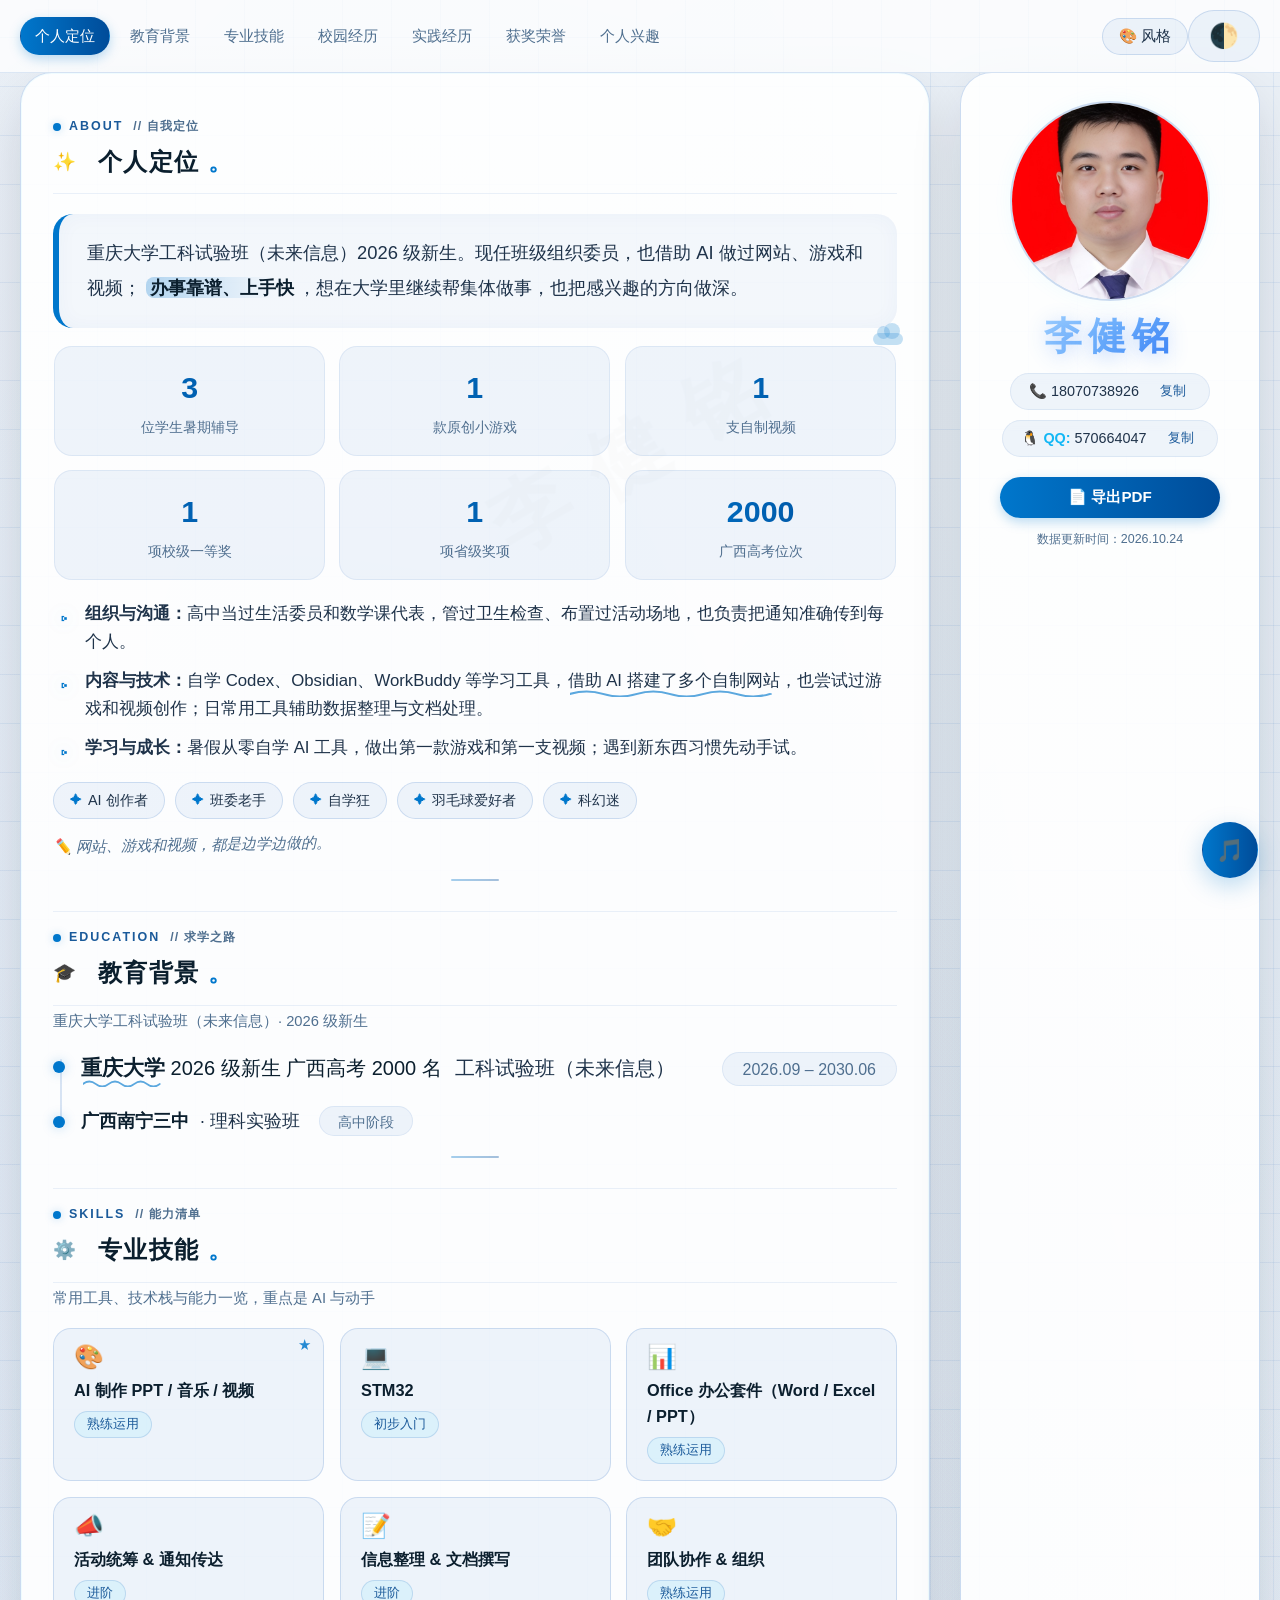
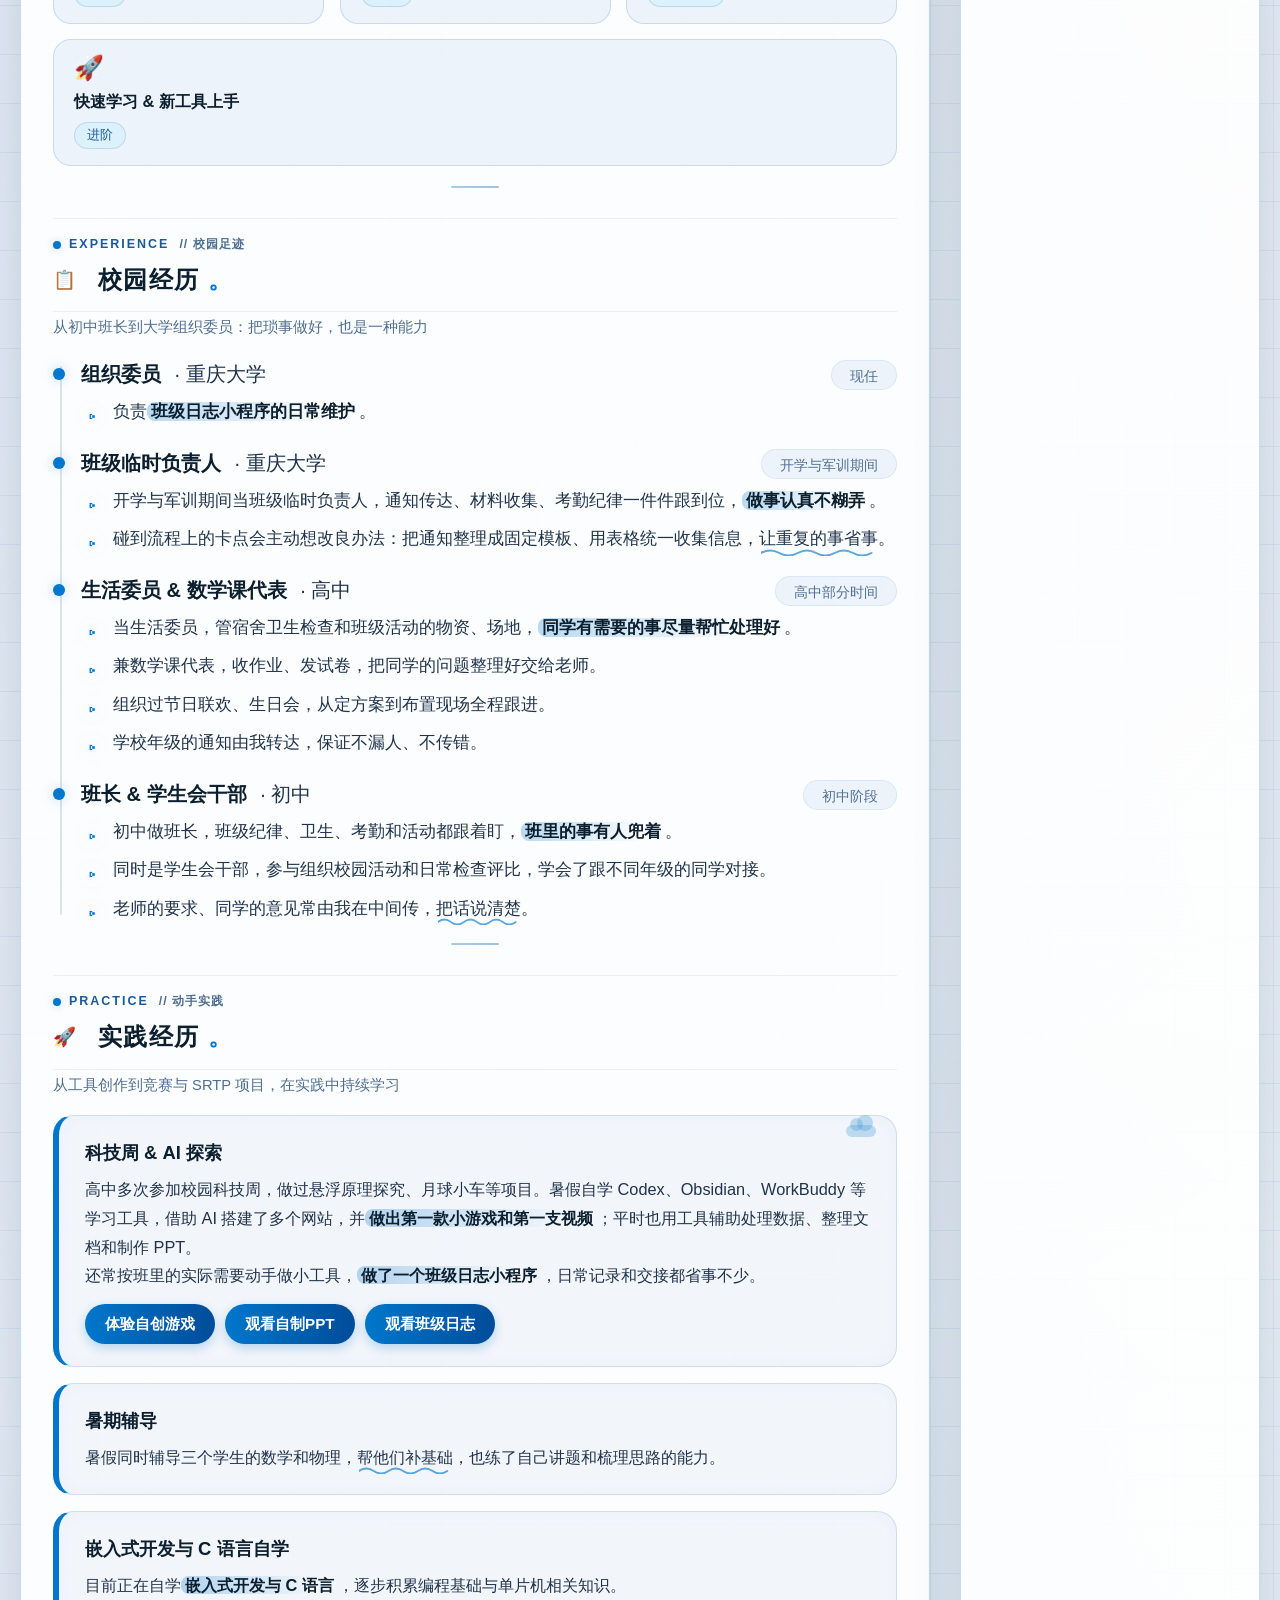
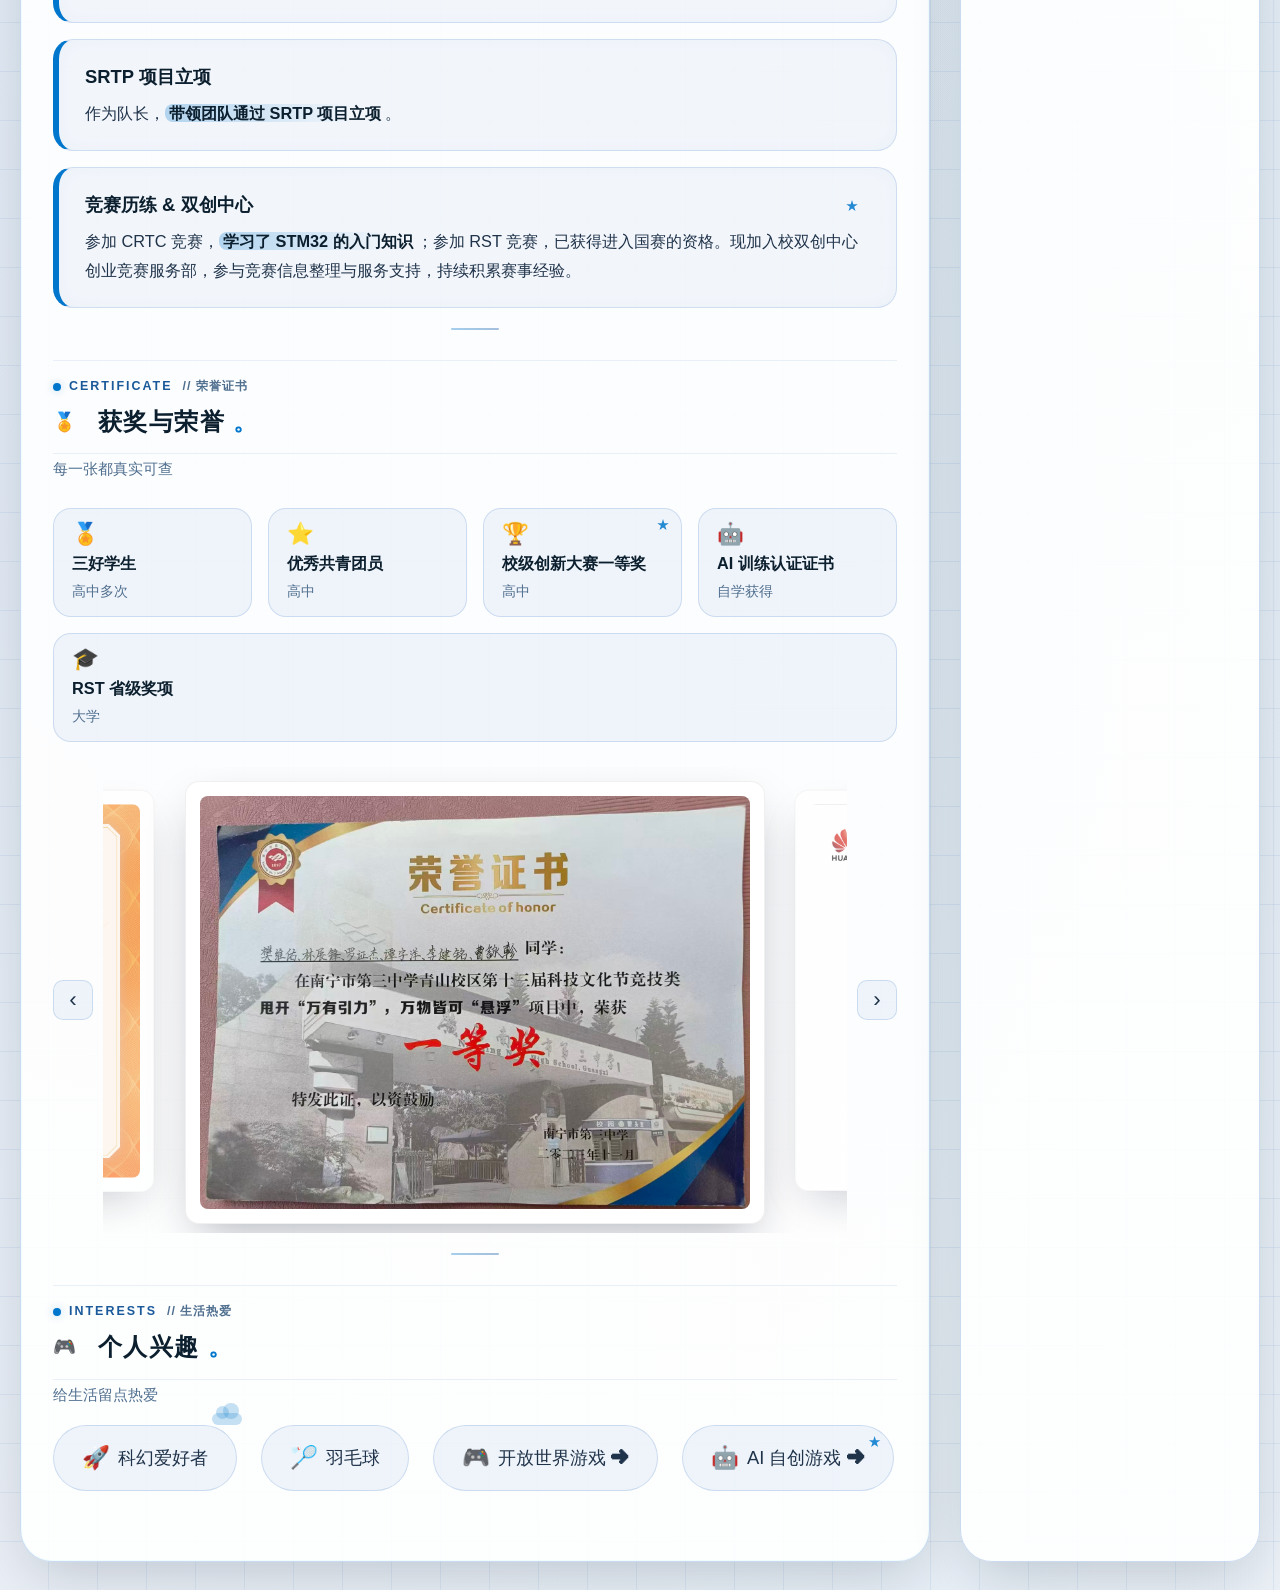
<file: index.html>
<!DOCTYPE html>
<html lang="zh-CN" data-theme="light">
<head>
  <meta charset="UTF-8">
  <meta name="viewport" content="width=device-width, initial-scale=1.0, maximum-scale=5.0, user-scalable=yes">
  <title>李健铭 · 个人简历</title>
  <style>
    /* ===== CSS 变量 ===== */
    :root {
      --bg-body: #0b0f1a;
      --bg-card: rgba(18, 28, 46, 0.75);
      --card-border: rgba(0, 212, 255, 0.20);
      --card-shadow: 0 20px 60px -12px rgba(0, 0, 0, 0.8);
      --text-primary: #eef5ff;
      --text-secondary: #bfd6f5;
      --text-muted: #7a9fd0;
      --text-accent: #8ab8ff;
      --border-light: rgba(0, 212, 255, 0.15);
      --border-faint: rgba(0, 212, 255, 0.10);
      --border-tag: rgba(0, 212, 255, 0.12);
      --accent-gradient: linear-gradient(90deg, #00d4ff, #0070ff);
      --accent-glow: #00d4ff66;
      --nav-bg: rgba(18, 28, 46, 0.6);
      --nav-border: rgba(0, 212, 255, 0.12);
      --tag-bg: rgba(0, 212, 255, 0.07);
      --tag-hover: rgba(0, 212, 255, 0.12);
      --project-bg: rgba(0, 212, 255, 0.04);
      --award-bg: rgba(0, 212, 255, 0.05);
      --bullet-color: #00d4ff;
      --shadow-glow: 0 0 20px rgba(0, 212, 255, 0.02) inset;
      --backdrop-blur: blur(16px) saturate(180%);
      --font-base: 20px;
      --grid-color: rgba(0, 212, 255, 0.06);
      --cloud1: rgba(0, 212, 255, 0.06);
      --cloud2: rgba(100, 150, 255, 0.04);
      --cloud3: rgba(200, 220, 255, 0.03);
      /* 水印颜色调整，加深使其更明显 */
      --watermark-color: rgba(255, 255, 255, 0.15);
    }

    [data-theme="light"] {
      --bg-body: #eef2f7;
      --bg-card: rgba(255, 255, 255, 0.90);
      --card-border: rgba(0, 80, 180, 0.20);
      --card-shadow: 0 20px 60px -12px rgba(0, 20, 40, 0.20);
      --text-primary: #0b1f2e;
      --text-secondary: #1f334a;
      --text-muted: #4f6f8f;
      --text-accent: #1a5a9a;
      --border-light: rgba(0, 80, 180, 0.15);
      --border-faint: rgba(0, 80, 180, 0.08);
      --border-tag: rgba(0, 80, 180, 0.15);
      --accent-gradient: linear-gradient(90deg, #0077cc, #004c99);
      --accent-glow: #0077cc44;
      --nav-bg: rgba(255, 255, 255, 0.75);
      --nav-border: rgba(0, 80, 180, 0.12);
      --tag-bg: rgba(0, 80, 180, 0.06);
      --tag-hover: rgba(0, 80, 180, 0.12);
      --project-bg: rgba(0, 80, 180, 0.04);
      --award-bg: rgba(0, 80, 180, 0.05);
      --bullet-color: #0077cc;
      --shadow-glow: 0 0 20px rgba(0, 80, 180, 0.04) inset;
      --backdrop-blur: blur(8px) saturate(120%);
      --grid-color: rgba(0, 80, 180, 0.07);
      --cloud1: rgba(0, 80, 180, 0.04);
      --cloud2: rgba(0, 120, 200, 0.03);
      --cloud3: rgba(100, 150, 200, 0.02);
      /* 水印颜色调整，加深使其更明显 */
      --watermark-color: rgba(0, 0, 0, 0.12);
    }

    * { margin: 0; padding: 0; box-sizing: border-box; }

    html { scroll-behavior: smooth; }

    body {
      display: flex;
      justify-content: center;
      align-items: center;
      min-height: 100vh;
      padding: 28px 20px;
      font-family: -apple-system, BlinkMacSystemFont, "SF Pro Display", "Segoe UI", Roboto, Helvetica, Arial, sans-serif;
      color: var(--text-primary);
      line-height: 1.6;
      -webkit-font-smoothing: antialiased;
      transition: background 0.3s, color 0.3s;
      font-size: var(--font-base);
      transform-origin: 0 0;
      transition: transform 0.15s ease-out;
      background: 
        radial-gradient(circle at 20% 30%, var(--cloud1) 0%, transparent 50%),
        radial-gradient(circle at 80% 70%, var(--cloud2) 0%, transparent 60%),
        radial-gradient(circle at 50% 50%, var(--cloud3) 0%, transparent 70%),
        radial-gradient(circle at 10% 80%, var(--cloud1) 0%, transparent 40%),
        radial-gradient(circle at 90% 20%, var(--cloud2) 0%, transparent 50%),
        repeating-linear-gradient(0deg, transparent, transparent 48px, var(--grid-color) 48px, var(--grid-color) 49px),
        repeating-linear-gradient(90deg, transparent, transparent 48px, var(--grid-color) 48px, var(--grid-color) 49px),
        radial-gradient(ellipse at 30% 40%, rgba(0, 212, 255, 0.03) 0%, transparent 60%),
        radial-gradient(ellipse at 70% 80%, rgba(100, 0, 255, 0.02) 0%, transparent 50%),
        var(--bg-body);
      position: relative;
    }

    [data-theme="light"] body {
      background: 
        radial-gradient(circle at 20% 30%, var(--cloud1) 0%, transparent 50%),
        radial-gradient(circle at 80% 70%, var(--cloud2) 0%, transparent 60%),
        radial-gradient(circle at 50% 50%, var(--cloud3) 0%, transparent 70%),
        radial-gradient(circle at 10% 80%, var(--cloud1) 0%, transparent 40%),
        radial-gradient(circle at 90% 20%, var(--cloud2) 0%, transparent 50%),
        repeating-linear-gradient(0deg, transparent, transparent 48px, var(--grid-color) 48px, var(--grid-color) 49px),
        repeating-linear-gradient(90deg, transparent, transparent 48px, var(--grid-color) 48px, var(--grid-color) 49px),
        radial-gradient(ellipse at 30% 40%, rgba(0, 120, 255, 0.03) 0%, transparent 60%),
        radial-gradient(ellipse at 70% 80%, rgba(0, 200, 255, 0.02) 0%, transparent 50%),
        #eef2f7;
    }

    /* ===== 水印（已加深） ===== */
    body::before {
      content: "李健铭";
      position: fixed;
      top: 50%;
      left: 50%;
      transform: translate(-50%, -50%) rotate(-30deg);
      font-size: 80px;
      font-weight: 900;
      color: var(--watermark-color);
      pointer-events: none;
      z-index: 0;
      font-family: "STHeiti", "SimHei", sans-serif;
      letter-spacing: 30px;
      white-space: nowrap;
      user-select: none;
      transition: color 0.3s;
    }
    @media (max-width: 900px) {
      body::before { font-size: 40px; letter-spacing: 15px; }
    }

    .container {
      max-width: 1400px;
      width: 100%;
      display: flex;
      gap: 30px;
      align-items: stretch;
      position: relative;
      z-index: 1;
    }

    .content {
      flex: 1;
      min-width: 0;
      background: var(--bg-card);
      border-radius: 32px;
      padding: 36px 32px 32px 32px; /* 底部预留音乐播放器空间 */
      border: 1px solid var(--card-border);
      box-shadow: var(--card-shadow), 0 0 0 1px rgba(0, 212, 255, 0.05) inset;
      transition: background 0.4s, border-color 0.3s, box-shadow 0.3s;
      display: flex;
      flex-direction: column;
    }

    /* ===== 吸顶导航与阅读进度 ===== */
    body { padding-top: 72px; }
    .top-nav {
      position: fixed;
      top: 0;
      left: 0;
      right: 0;
      z-index: 100;
      display: flex;
      align-items: center;
      gap: 6px;
      padding: 10px 20px;
      overflow-x: auto;
      white-space: nowrap;
      background: var(--nav-bg);
      border-bottom: 1px solid var(--nav-border);
      transition: transform 0.3s ease;
    }
    .top-nav.nav-hidden {
      transform: translateY(-100%);
    }
    .nav-link {
      color: var(--text-muted);
      text-decoration: none;
      font-size: 0.95rem;
      padding: 6px 14px;
      border-radius: 40px;
      transition: 0.2s;
      flex-shrink: 0;
    }
    .nav-link:hover {
      color: var(--text-primary);
      background: var(--tag-hover);
    }
    .nav-link.active {
      color: #fff;
      background: var(--accent-gradient);
      border: 1px solid transparent;
      box-shadow: 0 4px 12px var(--accent-glow);
    }
    .nav-right {
      margin-left: auto;
      display: flex;
      align-items: center;
      flex-shrink: 0;
      padding-left: 10px;
    }
    .theme-toggle {
      background: var(--tag-bg);
      border: 1px solid var(--border-tag);
      color: var(--text-secondary);
      font-size: 24px;
      padding: 6px 20px;
      border-radius: 40px;
      cursor: pointer;
      transition: 0.2s;
      touch-action: manipulation;
      line-height: 1.6;
    }
    .theme-toggle:hover {
      background: var(--tag-hover);
      color: var(--text-primary);
    }

    #scrollProgress {
      position: fixed;
      top: 0;
      left: 0;
      z-index: 101;
      width: 0%;
      height: 3px;
      background: var(--accent-gradient);
      box-shadow: 0 0 10px var(--accent-glow);
    }

    /* ===== 单页滚动版式 ===== */
    html { scroll-behavior: smooth; }
    .pages {
      position: static;
      min-height: 0;
    }
    .page {
      position: static;
      width: 100%;
      opacity: 1;
      visibility: visible;
      transform: none;
      pointer-events: auto;
      padding: 8px 0 30px;
      margin: 0 0 8px;
      scroll-margin-top: 84px;
      border-bottom: 1px solid var(--border-faint);
    }
    .page:last-child {
      border-bottom: none;
    }

    /* ===== 滚动渐显 ===== */
    .reveal {
      opacity: 0;
      transform: translateY(24px) scale(0.98);
      transition: opacity 0.6s ease, transform 0.6s ease;
    }
    .reveal.revealed {
      opacity: 1;
      transform: none;
    }
    @media (prefers-reduced-motion: reduce) {
      html { scroll-behavior: auto; }
      .reveal { opacity: 1; transform: none; transition: none; }
      .skill-card, .medal-item, .project-card, .interest-tag, .music-float, #backTopBtn { transition: none !important; }
    }

    .page-title {
      border-bottom: 1px solid var(--border-faint);
      padding-bottom: 12px;
      margin-bottom: 20px;
    }
    .title-kicker {
      display: flex;
      align-items: center;
      gap: 8px;
      font-size: 0.78rem;
      font-weight: 600;
      letter-spacing: 2px;
      color: var(--text-accent);
      text-transform: uppercase;
      margin-bottom: 6px;
    }
    .title-kicker em {
      font-style: normal;
      color: var(--text-muted);
      letter-spacing: 1px;
      text-transform: none;
      margin-left: 2px;
    }
    .kicker-dot {
      width: 8px;
      height: 8px;
      border-radius: 50%;
      background: var(--bullet-color);
      box-shadow: 0 0 8px var(--accent-glow);
    }
    .page-title h2 {
      display: flex;
      align-items: center;
      gap: 8px;
      font-size: 1.5rem;
      font-weight: 700;
      letter-spacing: 1.5px;
      color: var(--text-primary);
      margin: 0;
    }
    .title-period {
      color: var(--bullet-color);
    }

    .about-lead {
      font-size: 1.15rem;
      line-height: 1.9;
      color: var(--text-secondary);
      background: var(--project-bg);
      border-left: 6px solid var(--bullet-color);
      border-radius: 20px;
      padding: 22px 28px;
      margin-bottom: 18px;
      box-shadow: var(--shadow-glow);
    }
    .about-lead strong {
      color: var(--text-primary);
    }

    .edu-item {
      display: flex;
      flex-wrap: wrap;
      justify-content: space-between;
      align-items: baseline;
      margin-bottom: 10px;
    }
    .edu-item .school {
      font-weight: 700;
      font-size: 1.3rem;
      color: var(--text-primary);
    }
    .edu-item .date {
      font-size: 1rem;
      color: var(--text-muted);
      background: var(--tag-bg);
      padding: 0 20px;
      border-radius: 40px;
      height: 34px;
      line-height: 34px;
      border: 1px solid var(--border-faint);
    }
    .edu-desc {
      font-size: 1.1rem;
      color: var(--text-secondary);
      margin-top: 6px;
    }
    .highschool {
      margin-top: 14px;
      font-size: 1.1rem;
      color: var(--text-secondary);
    }
    .highschool .school-name {
      font-weight: 700;
      color: var(--text-primary);
    }
    .highschool .badge {
      color: var(--text-muted);
      background: var(--tag-bg);
      padding: 0 18px;
      border-radius: 40px;
      font-size: 0.9rem;
      margin-left: 14px;
      display: inline-block;
      height: 30px;
      line-height: 30px;
      border: 1px solid var(--border-faint);
    }

    .skills-grid {
      display: flex;
      flex-wrap: wrap;
      gap: 14px 18px;
      margin-top: 8px;
    }
    .skill-card {
      background: var(--tag-bg);
      border: 1px solid var(--border-tag);
      border-radius: 18px;
      padding: 16px 20px;
      display: flex;
      flex-direction: column;
      align-items: flex-start;
      gap: 8px;
      transition: 0.25s;
    }
    .skill-card:hover {
      border-color: var(--bullet-color);
      box-shadow: 0 14px 32px var(--accent-glow);
    }
    .skill-icon { font-size: 1.5rem; line-height: 1; }
    .skill-name { font-weight: 600; color: var(--text-primary); font-size: 1.02rem; }
    .skill-tier {
      font-size: 0.8rem;
      color: var(--text-accent);
      background: rgba(0, 212, 255, 0.08);
      border: 1px solid var(--border-tag);
      padding: 2px 12px;
      border-radius: 40px;
    }
    .skills-grid { gap: 16px; }
    .skills-grid .skill-card { flex: 1 1 230px; }

    .exp-item {
      margin-bottom: 32px;
    }
    .exp-header {
      display: flex;
      flex-wrap: wrap;
      justify-content: space-between;
      align-items: baseline;
      margin-bottom: 6px;
    }
    .exp-title {
      font-weight: 700;
      font-size: 1.25rem;
      color: var(--text-primary);
    }
    .exp-org {
      font-weight: 500;
      color: var(--text-secondary);
      margin-left: 8px;
    }
    .exp-date {
      font-size: 0.9rem;
      color: var(--text-muted);
      background: var(--tag-bg);
      padding: 0 18px;
      border-radius: 40px;
      height: 30px;
      line-height: 30px;
      border: 1px solid var(--border-faint);
    }
    .exp-desc ul {
      list-style: none;
      padding-left: 0;
      margin-top: 8px;
    }
    .exp-desc li {
      position: relative;
      padding-left: 32px;
      margin-bottom: 10px;
      font-size: 1.05rem;
      color: var(--text-secondary);
      line-height: 1.7;
    }
    .exp-desc li::before {
      content: "▹";
      position: absolute;
      left: 6px;
      color: var(--bullet-color);
      font-weight: 300;
      font-size: 1.3rem;
      filter: drop-shadow(0 0 8px var(--accent-glow));
    }

    .project-note {
      background: var(--project-bg);
      padding: 22px 28px;
      border-radius: 20px;
      font-size: 1.05rem;
      color: var(--text-secondary);
      border-left: 6px solid var(--bullet-color);
      box-shadow: var(--shadow-glow);
      backdrop-filter: blur(4px);
    }
    .project-note strong {
      font-weight: 700;
      color: var(--text-primary);
    }

    .awards-grid {
      display: flex;
      flex-wrap: wrap;
      gap: 14px 22px;
      margin-top: 8px;
    }
    .medal-item {
      background: var(--award-bg);
      border: 1px solid var(--border-tag);
      border-radius: 18px;
      padding: 14px 18px;
      display: flex;
      flex-direction: column;
      align-items: flex-start;
      gap: 5px;
      transition: 0.25s;
    }
    .medal-item:hover {
      border-color: var(--bullet-color);
      box-shadow: 0 14px 32px var(--accent-glow);
    }
    .medal-icon { font-size: 1.35rem; line-height: 1; }
    .medal-title { color: var(--text-primary); font-weight: 700; font-size: 1.02rem; }
    .medal-meta { color: var(--text-muted); font-size: 0.85rem; }
    .awards-grid { gap: 16px; }
    .awards-grid .medal-item { flex: 1 1 170px; }

    .interests-grid {
      display: flex;
      flex-wrap: wrap;
      gap: 16px 24px;
      margin-top: 8px;
    }
    .interest-tag {
      background: var(--tag-bg);
      padding: 14px 28px;
      border-radius: 40px;
      font-size: 1.15rem;
      font-weight: 500;
      color: var(--text-secondary);
      border: 1px solid var(--border-tag);
      transition: 0.2s;
      display: flex;
      align-items: center;
      gap: 8px;
    }
    .interest-tag:hover {
      background: var(--tag-hover);
      border-color: var(--bullet-color);
      box-shadow: 0 12px 28px var(--accent-glow);
    }
    .interest-tag .icon { font-size: 1.4rem; }
    .interest-tag.clickable { cursor: pointer; }

    .game-info-panel {
      display: none;
      flex-direction: column;
      align-items: center;
      justify-content: center;
      gap: 16px;
      margin-top: 20px;
      padding: 20px 30px;
      background: var(--tag-bg);
      border-radius: 24px;
      border: 1px solid var(--border-faint);
      backdrop-filter: blur(4px);
      width: 100%;
    }
    .game-info-item {
      font-size: 1.2rem;
      color: var(--text-secondary);
      text-align: center;
    }
    .game-info-item strong { color: var(--text-primary); }
    .game-link {
      color: var(--text-accent);
      text-decoration: underline;
      word-break: break-all;
    }
    .back-btn {
      margin-top: 8px;
      background: transparent;
      border: 1px solid var(--border-tag);
      color: var(--text-secondary);
      padding: 8px 28px;
      border-radius: 40px;
      font-size: 1rem;
      font-weight: 500;
      cursor: pointer;
      transition: 0.2s;
      touch-action: manipulation;
    }
    .back-btn:hover {
      background: var(--tag-hover);
      color: var(--text-primary);
      border-color: var(--bullet-color);
    }

    /* ===== 证书轮播（参考站风格） ===== */
    .honors-layout {
      display: flex;
      flex-direction: column;
      gap: 24px;
    }
    .honors-block { min-width: 0; }
    .honors-block.medals { order: 1; }
    .honors-block.certs { order: 2; }
    @media (max-width: 900px) {
      .honors-block.certs { order: 1; }
      .honors-block.medals { order: 2; }
    }
    .cert-carousel {
      display: flex;
      align-items: center;
      gap: 10px;
      user-select: none;
    }
    .cert-stage {
      flex: 1;
      min-width: 0;
      overflow: hidden;
      padding: 14px 0 10px;
      touch-action: pan-y;
    }
    .cert-track {
      position: relative;
      display: flex;
      gap: 18px;
      transition: transform 0.45s cubic-bezier(0.25, 0.46, 0.45, 0.94);
      will-change: transform;
    }
    .cert-track.no-anim {
      transition: none;
    }
    .cert-slide {
      flex: 0 0 auto;
      width: min(78%, 640px);
      opacity: 0.65;
      transform: scale(0.96);
      transition: opacity 0.25s ease, transform 0.25s ease;
    }
    .cert-slide.active {
      opacity: 1;
      transform: scale(1);
    }
    .cert-card {
      background: #fff;
      border-radius: 14px;
      border: 1px solid rgba(0, 0, 0, 0.06);
      box-shadow: 0 18px 44px -14px rgba(20, 30, 50, 0.35);
      padding: 14px;
    }
    .cert-card img {
      display: block;
      width: 100%;
      height: auto;
      border-radius: 8px;
      background: #fff;
      opacity: 0;
      transition: opacity 0.5s ease;
    }
    .cert-card img.loaded { opacity: 1; }
    .cert-card:has(img:not(.loaded)) {
      background: linear-gradient(110deg, #f6f6f6 30%, #ececec 45%, #f6f6f6 60%);
      background-size: 200% 100%;
      animation: certShimmer 1.3s ease infinite;
    }
    @keyframes certShimmer {
      to { background-position: -200% 0; }
    }
    .carousel-btn {
      flex-shrink: 0;
      width: 40px;
      height: 40px;
      border-radius: 10px;
      border: 1px solid var(--border-tag);
      background: var(--tag-bg);
      color: var(--text-secondary);
      font-size: 1.4rem;
      line-height: 1;
      cursor: pointer;
      transition: 0.2s;
      touch-action: manipulation;
    }
    .carousel-btn:hover {
      color: var(--text-primary);
      border-color: var(--bullet-color);
      background: var(--tag-hover);
    }

    .photo {
      width: 300px;
      flex-shrink: 0;
      background: var(--bg-card);
      border-radius: 32px;
      border: 1px solid var(--card-border);
      box-shadow: var(--card-shadow);
      padding: 28px 20px;
      display: flex;
      flex-direction: column;
      align-items: center;
      transition: background 0.4s, border-color 0.3s;
      min-height: 440px;
    }
    .photo-img {
      width: 100%;
      aspect-ratio: 1/1;
      max-width: 200px;
      border-radius: 50%;
      object-fit: cover;
      border: 2px solid var(--card-border);
      box-shadow: 0 0 20px rgba(0, 212, 255, 0.05);
      transition: transform 0.3s ease, box-shadow 0.3s ease, border-color 0.3s ease;
    }
    .photo-img:hover {
      transform: scale(1.04);
      border-color: var(--bullet-color);
      box-shadow: 0 0 28px var(--accent-glow);
    }

    .art-name {
      margin-top: 12px;
      font-size: 2.4rem;
      font-weight: 900;
      letter-spacing: 6px;
      background: linear-gradient(135deg, #a2d2ff 0%, #6fb1fc 50%, #3b82f6 100%);
      -webkit-background-clip: text;
      -webkit-text-fill-color: transparent;
      background-clip: text;
      text-shadow: 0 4px 20px rgba(59, 130, 246, 0.3);
      font-family: "STZhongsong", "STHeiti", "SimHei", sans-serif;
      line-height: 1.2;
    }

    .contact-info {
      margin-top: 14px;
      display: flex;
      flex-direction: column;
      align-items: center;
      gap: 10px;
      width: 100%;
    }
    .contact-item {
      display: flex;
      align-items: center;
      justify-content: space-between;
      gap: 12px;
      background: var(--tag-bg);
      padding: 6px 14px 6px 18px;
      border-radius: 40px;
      font-size: 0.9rem;
      color: var(--text-secondary);
      border: 1px solid var(--border-faint);
      backdrop-filter: blur(4px);
      width: fit-content;
      max-width: 100%;
    }
    .contact-item .qq-highlight {
      display: flex;
      align-items: center;
      gap: 4px;
    }
    .contact-item .qq-highlight .qq-text {
      color: #12B7F5;
      font-weight: bold;
    }
    
    .copy-btn {
      background: transparent;
      border: none;
      color: var(--text-accent);
      cursor: pointer;
      font-size: 0.8rem;
      padding: 2px 8px;
      border-radius: 12px;
      transition: 0.2s;
      touch-action: manipulation;
      border: 1px solid transparent;
    }
    .copy-btn:hover {
      background: var(--tag-hover);
      border-color: var(--border-tag);
    }
    .copy-btn.copied {
      color: #10b981;
      border-color: #10b981;
    }

    .print-btn {
      margin-top: 10px;
      width: 100%;
      max-width: 220px;
      background: var(--accent-gradient);
      border: none;
      color: #fff;
      font-weight: 600;
      font-size: 0.95rem;
      padding: 10px 20px;
      border-radius: 40px;
      cursor: pointer;
      transition: transform 0.2s, box-shadow 0.2s;
      touch-action: manipulation;
      box-shadow: 0 4px 12px var(--accent-glow);
    }
    .print-btn:hover {
      transform: translateY(-2px);
      box-shadow: 0 8px 20px var(--accent-glow);
    }

    /* ===== 悬浮音乐播放器 ===== */
    .music-float {
      position: fixed;
      right: 22px;
      bottom: 22px;
      z-index: 90;
      width: 56px;
      height: 56px;
      border-radius: 50%;
      border: 1px solid var(--border-tag);
      background: var(--accent-gradient);
      color: #fff;
      font-size: 1.4rem;
      display: flex;
      align-items: center;
      justify-content: center;
      cursor: pointer;
      box-shadow: 0 8px 24px var(--accent-glow);
      transition: 0.25s;
      touch-action: manipulation;
    }
    .music-float:hover { transform: scale(1.08); }
    .music-panel {
      position: fixed;
      right: 22px;
      bottom: 92px;
      z-index: 91;
      width: 320px;
      max-width: calc(100vw - 32px);
      display: none;
      flex-direction: column;
      gap: 12px;
      background: var(--bg-card);
      backdrop-filter: var(--backdrop-blur);
      -webkit-backdrop-filter: var(--backdrop-blur);
      border: 1px solid var(--card-border);
      border-radius: 22px;
      box-shadow: var(--card-shadow);
      padding: 18px 20px;
    }
    .music-panel.open { display: flex; animation: panelIn 0.3s ease; }
    .music-panel .extra-controls { flex-direction: column; align-items: stretch; margin-top: 0; }
    .music-panel .mode-controls, .music-panel .volume-controls { justify-content: center; }
    .music-modal, .style-modal {
      position: fixed;
      inset: 0;
      z-index: 200;
      display: none;
      align-items: center;
      justify-content: center;
      background: rgba(0, 0, 0, 0.45);
      backdrop-filter: blur(4px);
      -webkit-backdrop-filter: blur(4px);
      padding: 20px;
    }
    .music-modal.open, .style-modal.open { display: flex; }
    .music-modal-card {
      width: 380px;
      max-width: 100%;
      background: var(--bg-card);
      backdrop-filter: var(--backdrop-blur);
      -webkit-backdrop-filter: var(--backdrop-blur);
      border: 1px solid var(--card-border);
      border-radius: 24px;
      box-shadow: var(--card-shadow);
      padding: 26px 28px;
      text-align: center;
      animation: panelIn 0.3s ease;
    }
    .music-modal-card h3 {
      font-size: 1.25rem;
      color: var(--text-primary);
      margin-bottom: 10px;
    }
    .music-modal-card p {
      color: var(--text-secondary);
      font-size: 1rem;
      line-height: 1.7;
      margin-bottom: 20px;
    }
    .music-modal-actions {
      display: flex;
      gap: 12px;
      justify-content: center;
    }
    .modal-btn {
      border: 1px solid var(--border-tag);
      background: var(--tag-bg);
      color: var(--text-secondary);
      padding: 9px 24px;
      border-radius: 40px;
      font-size: 0.95rem;
      cursor: pointer;
      transition: 0.2s;
      touch-action: manipulation;
    }
    .modal-btn:hover { color: var(--text-primary); border-color: var(--bullet-color); }
    .modal-btn.primary {
      background: var(--accent-gradient);
      color: #fff;
      border: none;
      box-shadow: 0 4px 12px var(--accent-glow);
    }
    .modal-btn.primary:hover { transform: translateY(-2px); }
    @keyframes panelIn {
      from { opacity: 0; transform: translateY(10px); }
      to { opacity: 1; transform: none; }
    }
    #backTopBtn {
      position: fixed;
      right: 92px;
      bottom: 22px;
      z-index: 89;
      width: 44px;
      height: 44px;
      border-radius: 50%;
      border: 1px solid var(--border-tag);
      background: var(--tag-bg);
      color: var(--text-secondary);
      font-size: 1.1rem;
      cursor: pointer;
      opacity: 0;
      pointer-events: none;
      transition: 0.25s;
      touch-action: manipulation;
    }
    #backTopBtn.show { opacity: 1; pointer-events: auto; }
    #backTopBtn:hover { color: var(--text-primary); border-color: var(--bullet-color); }
    .music-controls {
      display: flex;
      align-items: center;
      justify-content: center;
      gap: 12px;
      width: 100%;
    }
    .music-btn {
      background: transparent;
      border: none;
      color: var(--text-secondary);
      font-size: 1.3rem;
      cursor: pointer;
      transition: 0.2s;
      touch-action: manipulation;
      line-height: 1;
      padding: 0 4px;
    }
    .music-btn:hover { color: var(--text-primary); }
    .music-btn.play-btn {
      font-size: 1.6rem;
    }
    .progress-container {
      display: flex;
      align-items: center;
      gap: 10px;
      width: 100%;
      margin-top: 4px;
    }
    .progress-container span {
      font-size: 0.7rem;
      color: var(--text-muted);
      min-width: 32px;
    }
    .progress-bar {
      flex: 1;
      height: 4px;
      -webkit-appearance: none;
      appearance: none;
      background: var(--border-faint);
      border-radius: 4px;
      outline: none;
      cursor: pointer;
    }
    .progress-bar::-webkit-slider-thumb {
      -webkit-appearance: none;
      appearance: none;
      width: 10px;
      height: 10px;
      border-radius: 50%;
      background: var(--bullet-color);
      cursor: pointer;
    }
    .progress-bar::-moz-range-thumb {
      width: 10px;
      height: 10px;
      border-radius: 50%;
      background: var(--bullet-color);
      cursor: pointer;
      border: none;
    }

    /* ===== 音量与播放模式控制 ===== */
    .extra-controls {
      display: flex;
      flex-direction: column;
      align-items: center;
      gap: 16px;
      width: 100%;
      margin-top: 6px;
    }
    .volume-controls, .mode-controls {
      display: flex;
      align-items: center;
      justify-content: center;
      gap: 12px;
      width: 100%;
    }
    .volume-bar {
      flex: 1;
      max-width: 180px;
      height: 4px;
      -webkit-appearance: none;
      appearance: none;
      background: var(--border-faint);
      border-radius: 4px;
      outline: none;
      cursor: pointer;
    }
    .volume-bar::-webkit-slider-thumb {
      -webkit-appearance: none;
      appearance: none;
      width: 10px;
      height: 10px;
      border-radius: 50%;
      background: var(--bullet-color);
      cursor: pointer;
    }
    .volume-bar::-moz-range-thumb {
      width: 10px;
      height: 10px;
      border-radius: 50%;
      background: var(--bullet-color);
      cursor: pointer;
      border: none;
    }
    .music-btn.muted { opacity: 0.6; }
    
    .mode-btn {
      background: transparent;
      border: 1px solid transparent;
      color: var(--text-muted);
      padding: 4px 12px;
      border-radius: 20px;
      font-size: 0.95rem;
      cursor: pointer;
      transition: 0.2s;
      touch-action: manipulation;
    }
    .mode-btn:hover {
      color: var(--text-secondary);
      border-color: var(--border-faint);
    }
    .mode-btn.active {
      color: var(--text-primary);
      border-color: var(--bullet-color);
      background: var(--tag-bg);
      box-shadow: 0 0 12px var(--accent-glow);
    }

    /* ===== 定位页数据亮点 ===== */
    .stats-grid {
      display: flex;
      flex-wrap: wrap;
      justify-content: center;
      gap: 14px;
      margin: 18px 0 20px;
    }
    .stat-card {
      flex: 0 1 calc(33.333% - 10px);
      min-width: 150px;
      background: var(--tag-bg);
      border: 1px solid var(--border-faint);
      border-radius: 18px;
      padding: 16px 18px;
      text-align: center;
      box-sizing: border-box;
      transition: 0.25s;
    }
    .stat-card:hover {
      border-color: var(--bullet-color);
      box-shadow: 0 12px 28px var(--accent-glow);
    }
    .stat-num {
      font-size: 1.9rem;
      font-weight: 800;
      background: var(--accent-gradient);
      -webkit-background-clip: text;
      background-clip: text;
      -webkit-text-fill-color: transparent;
    }
    .stat-label {
      font-size: 0.9rem;
      color: var(--text-muted);
      margin-top: 4px;
    }
    @media (max-width: 600px) {
      .stat-card { flex: 0 1 calc(50% - 8px); min-width: 0; }
    }

    /* ===== 时间轴（教育 / 校园经历） ===== */
    .timeline {
      position: relative;
      padding-left: 28px;
    }
    .timeline::before {
      content: "";
      position: absolute;
      left: 7px;
      top: 8px;
      bottom: 8px;
      width: 2px;
      background: var(--border-light);
      border-radius: 2px;
    }
    .timeline-item {
      position: relative;
      margin-bottom: 20px;
    }
    .timeline-item:last-child { margin-bottom: 0; }
    .timeline-item::before {
      content: "";
      position: absolute;
      left: -28px;
      top: 10px;
      width: 12px;
      height: 12px;
      border-radius: 50%;
      background: var(--bullet-color);
      box-shadow: 0 0 12px var(--accent-glow);
    }

    /* ===== 实践项目卡片 ===== */
    .project-card {
      background: var(--project-bg);
      border: 1px solid var(--border-tag);
      border-left: 6px solid var(--bullet-color);
      border-radius: 20px;
      padding: 22px 26px;
      margin-bottom: 16px;
      box-shadow: var(--shadow-glow);
      transition: 0.25s;
    }
    .project-card:hover {
      border-color: var(--bullet-color);
    }
    .project-card h3 {
      font-size: 1.15rem;
      color: var(--text-primary);
      margin-bottom: 8px;
    }
    .project-card p {
      color: var(--text-secondary);
      font-size: 1.02rem;
      line-height: 1.75;
    }
    .project-actions {
      display: flex;
      flex-wrap: wrap;
      align-items: center;
      gap: 10px;
      margin-top: 14px;
    }
    .btn-link {
      display: inline-block;
      background: var(--accent-gradient);
      color: #fff;
      padding: 8px 20px;
      border-radius: 40px;
      text-decoration: none;
      font-size: 0.95rem;
      font-weight: 600;
      box-shadow: 0 4px 12px var(--accent-glow);
      transition: 0.2s;
    }
    .btn-link:hover {
      transform: translateY(-2px);
      box-shadow: 0 8px 20px var(--accent-glow);
    }

    /* 按钮悬停预览浮窗 */
    .hover-preview {
      position: fixed;
      z-index: 120;
      width: 300px;
      max-width: calc(100vw - 24px);
      pointer-events: none;
      opacity: 0;
      transform: translate(-50%, calc(-100% - 8px));
      transition: opacity 0.22s ease, transform 0.22s ease;
    }
    .hover-preview.show {
      opacity: 1;
      transform: translate(-50%, calc(-100% - 18px));
    }
    .hover-preview.below {
      transform: translate(-50%, 14px);
    }
    .hover-preview.below.show {
      transform: translate(-50%, 22px);
    }
    .hover-preview img {
      display: block;
      width: 100%;
      border-radius: 14px;
      border: 1px solid var(--card-border);
      box-shadow: 0 22px 56px -16px rgba(0, 0, 0, 0.45);
      background: #fff;
    }
    .hover-preview-cap {
      margin-top: 10px;
      text-align: center;
      font-size: 0.85rem;
      color: var(--text-secondary);
      background: var(--bg-card);
      border: 1px solid var(--card-border);
      border-radius: 40px;
      padding: 6px 14px;
      width: fit-content;
      margin-left: auto;
      margin-right: auto;
      box-shadow: var(--card-shadow);
    }
    .demo-tag {
      font-size: 0.88rem;
      color: var(--text-accent);
      background: var(--tag-bg);
      border: 1px dashed var(--border-tag);
      padding: 8px 18px;
      border-radius: 40px;
    }

    /* 游戏信息面板展开动画 */
    .game-info-panel { animation: panelIn 0.35s ease; }

    /* ===== PDF/打印样式优化 ===== */
    @media print {
      @page { size: A4; margin: 0.4in; }
      
      body { background: #fff !important; padding: 0 !important; font-size: 14px !important; }
      body::before { display: none !important; }
      
      .container { max-width: 100% !important; flex-direction: row !important; gap: 15px !important; align-items: flex-start !important; }
      .content, .photo {
        backdrop-filter: none !important;
        background: #fff !important;
        border: 1px solid #ddd !important;
        box-shadow: none !important;
        border-radius: 6px !important;
        padding: 15px !important;
      }
      .photo { width: 180px !important; flex-shrink: 0 !important; min-height: auto !important; }
      .photo-img { max-width: 120px !important; }
      
      .pages { position: static !important; height: auto !important; overflow: visible !important; min-height: auto !important; }
      .page {
        position: static !important;
        opacity: 1 !important;
        visibility: visible !important;
        transform: none !important;
        display: block !important;
        padding: 0 !important;
        margin-bottom: 12px !important;
        width: 100% !important;
        height: auto !important;
        pointer-events: auto !important;
        animation: none !important;
      }
      .page:not(.active) { display: block !important; } 
      
      .top-nav, #scrollProgress, .theme-toggle, .print-btn, .copy-btn, .music-float, .music-panel, .music-modal, .style-modal, #backTopBtn, .style-btn, .style-float, .style-panel, #cursorGlow, #particleCanvas, .mobile-bar { display: none !important; }
      .hover-preview { display: none !important; }
      body::after { display: none !important; }
      .qa-hint, .hl-wave, .doodle { display: none !important; }
      .hl { background: none !important; color: #000 !important; }
      .reveal { opacity: 1 !important; transform: none !important; transition: none !important; }
      #about .about-lead, #about .stat-card, #about .exp-desc li { animation: none !important; opacity: 1 !important; }
      
      .about-lead, .cert-card, .skill-card, .medal-item, .project-card, .stat-card, .contact-item, .interest-tag, .game-info-panel { background: #f9f9f9 !important; border: 1px solid #eee !important; color: #333 !important; box-shadow: none !important; }
      .page-title { font-size: 1rem !important; border-bottom: 1px solid #ddd !important; padding-bottom: 4px !important; margin-bottom: 8px !important; }
      .page-title, .school, .exp-title, .project-note strong, .project-card h3, .medal-title { color: #000 !important; }
      .title-kicker { font-size: 0.7rem !important; margin-bottom: 3px !important; }
      .title-kicker em { color: #555 !important; }
      .kicker-dot, .title-period { background: none !important; color: #000 !important; box-shadow: none !important; }
      .page-title h2 { font-size: 1.05rem !important; }
      .about-lead, .exp-desc li, .project-note, .project-card p, .medal-item, .medal-meta, .highschool, .edu-desc, .skill-name, .stat-label { color: #444 !important; font-size: 0.85rem !important; }
      .stat-num { background: none !important; -webkit-background-clip: initial !important; background-clip: initial !important; -webkit-text-fill-color: initial !important; color: #000 !important; }
      .btn-link { color: #fff !important; box-shadow: none !important; }
      .cert-card img { background: #fff !important; }
      .cert-track { transform: none !important; flex-wrap: wrap; gap: 12px; }
      .cert-slide { width: 48% !important; opacity: 1 !important; transform: none !important; }
      .carousel-btn { display: none !important; }
      .photo-img { border-color: #ccc !important; box-shadow: none !important; }
      .contact-item { font-size: 0.75rem !important; padding: 2px 10px !important; }
      .back-btn, .art-name { display: none !important; }
      
      .about-lead, .edu-item, .exp-item, .project-note, .project-card, .stat-card, .timeline-item, .awards-grid, .cert-slide, .interests-grid, .contact-info {
        page-break-inside: avoid !important;
      }
    }

    @media (max-width: 900px) {
      .container { flex-direction: column; }
      .photo { width: 100%; min-height: 220px; padding: 20px; order: -1; }
      .photo-img { max-width: 140px; }
      .content { padding: 28px 22px; }
      body { font-size: 18px; }
      .art-name { font-size: 2rem; }
    }
    @media (max-width: 600px) {
      body { padding: 16px; font-size: 16px; }
      .content { padding: 20px 16px; }
      .page-title { font-size: 1.2rem; }
      .skill-name { font-size: 0.95rem; }
      .skill-card { padding: 12px 16px; }
      .exp-title { font-size: 1.05rem; }
      .photo { min-height: 160px; padding: 16px; }
      .photo-img { max-width: 100px; }
      .top-nav { padding: 8px 12px; }
      .nav-link { font-size: 0.8rem; padding: 4px 9px; }
      .music-panel { width: calc(100vw - 32px); }
      .contact-item { font-size: 0.8rem; padding: 4px 12px 4px 14px; }
      .copy-btn { font-size: 0.75rem; }
      .print-btn { font-size: 0.85rem; padding: 8px 16px; }
      .interest-tag { font-size: 0.9rem; padding: 10px 18px; }
      .music-btn { font-size: 1.1rem; }
      .music-btn.play-btn { font-size: 1.4rem; }
      .art-name { font-size: 1.6rem; letter-spacing: 4px; }
      .volume-bar { max-width: 100px; }
      .mode-btn { font-size: 0.85rem; padding: 2px 8px; }
    }

    .theme-toggle, .nav-link, .skill-card, .medal-item, .contact-item, .copy-btn, .print-btn, .music-btn, .music-float, #backTopBtn, .progress-bar, .volume-bar, .mode-btn, .back-btn, .interest-tag.clickable {
      touch-action: manipulation;
    }

    /* ===== 整体风格切换 ===== */
    [data-style="neon"] {
      --bg-body: #1b1038;
      --bg-card: rgba(32, 18, 66, 0.92);
      --card-border: rgba(255, 46, 196, 0.50);
      --card-shadow: 0 24px 70px -14px rgba(0, 0, 0, 0.9), 0 0 32px rgba(255, 46, 196, 0.18);
      --text-primary: #ffffff;
      --text-secondary: #e3d2ff;
      --text-muted: #b49ae0;
      --text-accent: #ff8be4;
      --border-light: rgba(255, 46, 196, 0.40);
      --border-faint: rgba(255, 46, 196, 0.24);
      --border-tag: rgba(255, 46, 196, 0.32);
      --accent-gradient: linear-gradient(90deg, #ff2ec4, #a44dff);
      --accent-glow: rgba(255, 46, 196, 0.55);
      --nav-bg: rgba(20, 10, 48, 0.85);
      --nav-border: rgba(255, 46, 196, 0.28);
      --tag-bg: rgba(164, 77, 255, 0.12);
      --tag-hover: rgba(255, 46, 196, 0.22);
      --project-bg: rgba(164, 77, 255, 0.08);
      --award-bg: rgba(255, 46, 196, 0.10);
      --bullet-color: #ff5ad0;
      --shadow-glow: 0 0 28px rgba(255, 46, 196, 0.14) inset;
      --grid-color: rgba(255, 46, 196, 0.10);
      --cloud1: rgba(255, 46, 196, 0.12);
      --cloud2: rgba(164, 77, 255, 0.12);
      --cloud3: rgba(0, 229, 255, 0.08);
      --watermark-color: rgba(255, 46, 196, 0.18);
    }
    [data-style="neon"] body {
      background:
        radial-gradient(circle at 20% 30%, var(--cloud1) 0%, transparent 50%),
        radial-gradient(circle at 80% 70%, var(--cloud2) 0%, transparent 60%),
        radial-gradient(circle at 50% 50%, var(--cloud3) 0%, transparent 70%),
        repeating-linear-gradient(0deg, transparent, transparent 48px, var(--grid-color) 48px, var(--grid-color) 49px),
        repeating-linear-gradient(90deg, transparent, transparent 48px, var(--grid-color) 48px, var(--grid-color) 49px),
        var(--bg-body);
    }
    [data-style="neon"] body::after {
      content: "";
      position: fixed;
      inset: -25%;
      z-index: 0;
      pointer-events: none;
      background: conic-gradient(from 0deg, rgba(255, 46, 196, 0.22), rgba(164, 77, 255, 0.22), rgba(0, 229, 255, 0.16), rgba(255, 46, 196, 0.22));
      mix-blend-mode: screen;
      animation: neonFlow 26s linear infinite;
    }
    @keyframes neonFlow {
      to { transform: rotate(360deg); }
    }
    [data-style="neon"] .content,
    [data-style="neon"] .photo {
      animation: neonBreathe 4.5s ease-in-out infinite alternate;
    }
    @keyframes neonBreathe {
      from { box-shadow: var(--card-shadow), 0 0 22px rgba(255, 46, 196, 0.22); }
      to { box-shadow: var(--card-shadow), 0 0 64px rgba(164, 77, 255, 0.48); }
    }
    [data-style="neon"] .art-name {
      background: linear-gradient(90deg, #ff2ec4, #a44dff, #00e5ff, #ff2ec4);
      background-size: 300% 100%;
      -webkit-background-clip: text;
      background-clip: text;
      -webkit-text-fill-color: transparent;
      animation: neonText 6s linear infinite;
    }
    @keyframes neonText {
      to { background-position: 300% 0; }
    }
    [data-style="neon"] .skill-card,
    [data-style="neon"] .medal-item,
    [data-style="neon"] .project-card,
    [data-style="neon"] .stat-card {
      border-color: rgba(255, 46, 196, 0.38);
      box-shadow: 0 0 16px rgba(255, 46, 196, 0.16);
    }
    [data-style="neon"] .page-title h2 {
      text-shadow: 0 0 20px rgba(255, 46, 196, 0.35);
    }
    [data-style="neon"] .title-kicker {
      text-shadow: 0 0 12px rgba(255, 46, 196, 0.5);
    }
    [data-style="neon"] .kicker-dot {
      box-shadow: 0 0 14px rgba(255, 46, 196, 0.9);
    }
    [data-style="neon"] .title-period {
      text-shadow: 0 0 14px rgba(255, 46, 196, 0.9);
    }

    [data-style="paper"] {
      --bg-body: #f3ead9;
      --bg-card: rgba(255, 252, 244, 0.95);
      --card-border: rgba(120, 90, 50, 0.22);
      --card-shadow: 0 18px 44px -18px rgba(90, 65, 25, 0.24);
      --text-primary: #3a2f22;
      --text-secondary: #5a4b36;
      --text-muted: #8a7758;
      --text-accent: #9a5b1f;
      --border-light: rgba(154, 91, 31, 0.20);
      --border-faint: rgba(154, 91, 31, 0.12);
      --border-tag: rgba(154, 91, 31, 0.18);
      --accent-gradient: linear-gradient(90deg, #a4652a, #7a4419);
      --accent-glow: rgba(154, 91, 31, 0.28);
      --nav-bg: rgba(243, 234, 217, 0.92);
      --nav-border: rgba(120, 90, 50, 0.15);
      --tag-bg: rgba(154, 91, 31, 0.06);
      --tag-hover: rgba(154, 91, 31, 0.12);
      --project-bg: rgba(154, 91, 31, 0.04);
      --award-bg: rgba(154, 91, 31, 0.05);
      --bullet-color: #a4652a;
      --shadow-glow: 0 0 18px rgba(154, 91, 31, 0.04) inset;
      --grid-color: transparent;
      --cloud1: rgba(154, 91, 31, 0.03);
      --cloud2: rgba(180, 140, 80, 0.03);
      --cloud3: rgba(200, 170, 110, 0.02);
      --watermark-color: rgba(90, 65, 25, 0.10);
    }
    [data-style="paper"] body {
      font-family: Georgia, "Songti SC", "STSong", "SimSun", serif;
      background:
        radial-gradient(rgba(154, 91, 31, 0.12) 1px, transparent 1.6px),
        radial-gradient(circle at 20% 30%, var(--cloud1) 0%, transparent 50%),
        radial-gradient(circle at 80% 70%, var(--cloud2) 0%, transparent 60%),
        var(--bg-body);
      background-size: 26px 26px, auto, auto, auto;
    }
    [data-style="paper"] .art-name {
      font-family: Georgia, "STKaiti", "KaiTi", serif;
      background: linear-gradient(135deg, #b47b3f, #7a4419);
      -webkit-background-clip: text;
      background-clip: text;
      -webkit-text-fill-color: transparent;
    }
    [data-style="paper"] .content,
    [data-style="paper"] .photo { border-radius: 10px; }
    [data-style="neon"] .theme-toggle,
    [data-style="paper"] .theme-toggle { display: none; }

    /* ===== 风格切换面板 ===== */
    .style-wrap { position: relative; flex-shrink: 0; }
    .style-btn {
      background: var(--tag-bg);
      border: 1px solid var(--border-tag);
      color: var(--text-secondary);
      font-size: 0.92rem;
      padding: 8px 16px;
      border-radius: 40px;
      cursor: pointer;
      transition: 0.2s;
      touch-action: manipulation;
    }
    .style-btn:hover { background: var(--tag-hover); color: var(--text-primary); }
    .style-panel {
      position: fixed;
      top: 62px;
      right: 16px;
      z-index: 120;
      display: none;
      flex-direction: column;
      gap: 6px;
      width: 230px;
      background: var(--bg-card);
      border: 1px solid var(--card-border);
      border-radius: 18px;
      box-shadow: var(--card-shadow);
      padding: 10px;
    }
    .style-panel.open { display: flex; animation: panelIn 0.25s ease; }
    .style-item {
      display: grid;
      grid-template-columns: 20px 1fr;
      grid-template-rows: auto auto;
      column-gap: 10px;
      row-gap: 2px;
      align-items: center;
      background: transparent;
      border: 1px solid transparent;
      border-radius: 12px;
      padding: 8px 10px;
      cursor: pointer;
      text-align: left;
      transition: 0.2s;
      touch-action: manipulation;
    }
    .style-item:hover { background: var(--tag-hover); }
    .style-item.active { border-color: var(--bullet-color); background: var(--tag-bg); }
    .style-dot {
      grid-row: 1 / span 2;
      width: 18px;
      height: 18px;
      border-radius: 50%;
      border: 1px solid rgba(0, 0, 0, 0.12);
    }
    .style-dot.tech { background: linear-gradient(135deg, #0b1f3a, #00d4ff); }
    .style-dot.paper { background: linear-gradient(135deg, #f3ead9, #a4652a); }
    .style-dot.neon { background: linear-gradient(135deg, #00e5ff, #a44dff, #ff2ec4); }
    .style-name { font-weight: 600; color: var(--text-primary); font-size: 0.95rem; }
    .style-desc { grid-column: 2; font-size: 0.78rem; color: var(--text-muted); }

    .style-float {
      display: none;
      position: fixed;
      left: 22px;
      bottom: 22px;
      z-index: 90;
      width: 56px;
      height: 56px;
      border-radius: 50%;
      border: 1px solid var(--border-tag);
      background: var(--accent-gradient);
      color: #fff;
      font-size: 1.4rem;
      align-items: center;
      justify-content: center;
      cursor: pointer;
      box-shadow: 0 8px 24px var(--accent-glow);
      transition: 0.25s;
      touch-action: manipulation;
    }
    .style-float:hover { transform: scale(1.08); }
    @media (max-width: 900px) {
      .style-float { display: flex; }
    }
    @media (prefers-reduced-motion: reduce) {
      .style-float { transition: none; }
    }

    /* ===== 移动端底部工具条 ===== */
    .mobile-bar {
      position: fixed;
      left: 0;
      right: 0;
      bottom: 0;
      z-index: 95;
      display: none;
      align-items: center;
      justify-content: space-between;
      gap: 12px;
      padding: 8px 16px calc(8px + env(safe-area-inset-bottom, 0px));
      background: var(--nav-bg);
      backdrop-filter: blur(10px);
      -webkit-backdrop-filter: blur(10px);
      border-top: 1px solid var(--nav-border);
    }
    .mbar-btn {
      min-width: 72px;
      height: 42px;
      border-radius: 24px;
      border: 1px solid var(--border-tag);
      background: var(--tag-bg);
      color: var(--text-secondary);
      font-size: 0.95rem;
      cursor: pointer;
      transition: 0.2s;
      touch-action: manipulation;
      display: flex;
      align-items: center;
      justify-content: center;
      gap: 4px;
    }
    .mbar-btn:hover {
      color: var(--text-primary);
      border-color: var(--bullet-color);
      background: var(--tag-hover);
    }
    #backTopBtnM {
      opacity: 0;
      pointer-events: none;
    }
    #backTopBtnM.show {
      opacity: 1;
      pointer-events: auto;
    }
    @media (max-width: 900px) {
      .mobile-bar { display: flex; }
      .music-float, .style-float, #backTopBtn { display: none !important; }
      body { padding-bottom: 84px; padding-top: 86px; }
    }

    /* ===== 霓虹粒子 ===== */
    #particleCanvas {
      position: fixed;
      inset: 0;
      z-index: 0;
      pointer-events: none;
      display: none;
    }
    [data-style="neon"] #particleCanvas { display: block; }

    @media (prefers-reduced-motion: reduce) {
      [data-style="neon"] body::after,
      [data-style="neon"] .content,
      [data-style="neon"] .photo,
      [data-style="neon"] .art-name { animation: none !important; }
      #particleCanvas { display: none !important; }
    }

    /* ===== 光标光晕（桌面端） ===== */
    #cursorGlow {
      position: fixed;
      top: 0;
      left: 0;
      width: 600px;
      height: 600px;
      z-index: 60;
      pointer-events: none;
      background: radial-gradient(circle, var(--accent-glow) 0%, transparent 65%);
      opacity: 0.32;
      transform: translate3d(-600px, -600px, 0);
      will-change: transform;
      display: none;
    }
    @media (hover: hover) and (pointer: fine) {
      #cursorGlow { display: block; }
    }
    @media (prefers-reduced-motion: reduce) {
      #cursorGlow { display: none !important; }
    }

    /* ===== 鼠标拖尾粒子 ===== */
    #mouseTrail {
      position: fixed;
      inset: 0;
      z-index: 70;
      pointer-events: none;
      overflow: hidden;
    }
    .mouse-dot {
      position: absolute;
      width: 6px;
      height: 6px;
      margin: -3px 0 0 -3px;
      border-radius: 50%;
      background: var(--bullet-color);
      box-shadow: 0 0 8px var(--accent-glow);
      opacity: 0.55;
      animation: mouseDotAnim 0.65s ease-out forwards;
    }
    [data-style="neon"] .mouse-dot {
      width: 8px;
      height: 8px;
      opacity: 0.85;
      box-shadow: 0 0 14px var(--accent-glow);
    }
    @keyframes mouseDotAnim {
      0% { transform: translate(0, 0) scale(1); opacity: 0.9; }
      100% { transform: translate(var(--dx, 0px), var(--dy, -18px)) scale(0.25); opacity: 0; }
    }
    @media (prefers-reduced-motion: reduce) {
      #mouseTrail { display: none !important; }
    }
    [data-style="neon"] #cursorGlow {
      width: 720px;
      height: 720px;
      opacity: 0.5;
    }

    /* ===== 卡片点击反馈 ===== */
    .ripple {
      position: absolute;
      width: 240px;
      height: 240px;
      margin: -120px 0 0 -120px;
      border-radius: 50%;
      background: radial-gradient(circle, var(--accent-glow) 0%, transparent 70%);
      transform: scale(0);
      animation: rippleAnim 0.45s ease-out forwards;
      pointer-events: none;
      z-index: 3;
    }
    @keyframes rippleAnim {
      0% { transform: scale(0); opacity: 0.7; }
      100% { transform: scale(1); opacity: 0; }
    }
    .card-pop { animation: cardPulse 0.4s ease; }
    @keyframes cardPulse {
      0% { box-shadow: 0 0 0 0 rgba(0, 0, 0, 0); }
      40% { box-shadow: 0 0 26px var(--accent-glow); }
      100% { box-shadow: 0 0 0 0 rgba(0, 0, 0, 0); }
    }

    /* ===== 首屏入场 ===== */
    @keyframes heroIn {
      from { opacity: 0; transform: translateY(20px); }
      to { opacity: 1; transform: none; }
    }
    #about .about-lead { animation: heroIn 0.7s ease backwards; }
    #about .stat-card { animation: heroIn 0.7s ease backwards; }
    #about .stat-card:nth-child(1) { animation-delay: 0.12s; }
    #about .stat-card:nth-child(2) { animation-delay: 0.2s; }
    #about .stat-card:nth-child(3) { animation-delay: 0.28s; }
    #about .stat-card:nth-child(4) { animation-delay: 0.36s; }
    #about .exp-desc li { animation: heroIn 0.6s ease backwards; }
    #about .exp-desc li:nth-child(1) { animation-delay: 0.45s; }
    #about .exp-desc li:nth-child(2) { animation-delay: 0.53s; }
    #about .exp-desc li:nth-child(3) { animation-delay: 0.61s; }

    /* ===== 卡片 3D 微倾斜（桌面端） ===== */
    .tilt {
      transform: perspective(700px) rotateX(var(--rx, 0deg)) rotateY(var(--ry, 0deg)) translateY(var(--ty, 0px));
      transition: transform 0.25s ease, box-shadow 0.25s ease, border-color 0.25s ease;
      will-change: transform;
    }
    .tilt:hover { --ty: -5px; }
    @media (hover: none), (prefers-reduced-motion: reduce) {
      .tilt { transform: none; }
    }

    @media (max-width: 600px) {
      .style-btn { font-size: 0.82rem; padding: 6px 12px; }
      .style-panel { right: 12px; width: 200px; }
    }

    /* ===== 最终点睛：强调、图标、装饰 ===== */
    .title-icon {
      margin-right: 12px;
      font-size: 1.15rem;
      line-height: 1;
    }
    .sec-lead {
      margin: -16px 0 18px;
      font-size: 0.92rem;
      color: var(--text-muted);
    }
    .hl {
      background: linear-gradient(90deg, var(--accent-glow), transparent 85%);
      border-radius: 8px;
      padding: 0 4px;
      font-weight: 600;
      color: var(--text-primary);
      white-space: nowrap;
    }
    .deco-anchor {
      position: relative;
      display: inline-block;
    }
    .deco-holder {
      position: relative;
    }
    .hl-wave {
      position: absolute;
      left: 2px;
      right: 2px;
      bottom: -2px;
      height: 8px;
      width: calc(100% - 4px);
      pointer-events: none;
      color: var(--bullet-color);
      opacity: 0.85;
    }
    .doodle { position: absolute; pointer-events: none; z-index: 2; }
    .doodle-cloud {
      width: 30px;
      height: 12px;
      top: -13px;
      right: -6px;
      background: var(--accent-glow);
      border-radius: 10px;
      opacity: 0.85;
    }
    .doodle-cloud::before,
    .doodle-cloud::after {
      content: "";
      position: absolute;
      background: inherit;
      border-radius: 50%;
    }
    .doodle-cloud::before { width: 13px; height: 13px; top: -7px; left: 4px; }
    .doodle-cloud::after { width: 16px; height: 16px; top: -10px; right: 3px; }
    .doodle-star {
      width: 12px;
      height: 12px;
      top: 10px;
      right: 12px;
      left: auto;
      background: var(--bullet-color);
      clip-path: polygon(50% 0%, 61% 35%, 98% 35%, 68% 57%, 79% 91%, 50% 70%, 21% 91%, 32% 57%, 2% 35%, 39% 35%);
      opacity: 0.85;
    }
    .page::after {
      content: "";
      display: block;
      width: 48px;
      height: 2px;
      margin: 20px auto 0;
      border-radius: 2px;
      background: var(--accent-gradient);
      opacity: 0.35;
    }
    .page:last-child::after { display: none; }

    .persona-tags {
      display: flex;
      flex-wrap: wrap;
      gap: 10px;
      margin-top: 20px;
    }
    .persona-tag {
      display: inline-flex;
      align-items: center;
      gap: 6px;
      background: var(--tag-bg);
      border: 1px solid var(--border-tag);
      border-radius: 40px;
      padding: 6px 16px;
      font-size: 0.9rem;
      color: var(--text-secondary);
      transition: 0.2s;
    }
    .persona-tag::before {
      content: "✦";
      color: var(--bullet-color);
      font-size: 0.75rem;
    }
    .persona-tag:hover {
      transform: translateY(-2px);
      border-color: var(--bullet-color);
      color: var(--text-primary);
    }
    .handnote {
      display: inline-block;
      margin-top: 14px;
      font-size: 0.95rem;
      color: var(--text-muted);
      font-style: italic;
      transform: rotate(-1deg);
    }
    [data-style="paper"] .handnote {
      font-family: "STKaiti", "KaiTi", Georgia, serif;
    }

    .qa-hint {
      max-height: 0;
      opacity: 0;
      overflow: hidden;
      font-size: 0.85rem;
      color: var(--text-muted);
      transition: opacity 0.3s ease, max-height 0.3s ease;
    }
    .project-card:hover .qa-hint {
      opacity: 1;
      max-height: 48px;
    }

    /* ===== 进入动画：居中标语 ===== */
  </style>
</head>
<body>

<div class="top-nav" id="topNav">
  <a class="nav-link active" href="#about">个人定位</a>
  <a class="nav-link" href="#education">教育背景</a>
  <a class="nav-link" href="#skills">专业技能</a>
  <a class="nav-link" href="#experience">校园经历</a>
  <a class="nav-link" href="#practice">实践经历</a>
  <a class="nav-link" href="#honors">获奖荣誉</a>
  <a class="nav-link" href="#interests">个人兴趣</a>
  <div class="nav-right">
    <div class="style-wrap">
      <button class="style-btn" id="styleBtn" aria-label="切换整体风格">🎨 风格</button>
      <div class="style-panel" id="stylePanel">
        <button class="style-item active" data-style="tech"><span class="style-dot tech"></span><span class="style-name">科技蓝黑</span><span class="style-desc">默认 · 深色可选</span></button>
        <button class="style-item" data-style="paper"><span class="style-dot paper"></span><span class="style-name">纸张复古</span><span class="style-desc">温和手写感</span></button>
        <button class="style-item" data-style="neon"><span class="style-dot neon"></span><span class="style-name">霓虹</span><span class="style-desc">大量动效 · 网络波动时可能卡顿</span></button>
      </div>
    </div>
    <button class="theme-toggle" id="themeToggle" aria-label="切换黑白主题">🌓</button>
  </div>
</div>
<div id="scrollProgress"></div>
<div id="cursorGlow" aria-hidden="true"></div>
<div id="mouseTrail" aria-hidden="true"></div>
<canvas id="particleCanvas" aria-hidden="true"></canvas>
<div class="container">
  <!-- 左侧内容区 -->
  <div class="content">
    <div class="pages" id="pagesContainer">
      <!-- 页面1: 个人定位 -->
      <div class="page" id="about" data-page="0">
<div class="page-title">
          <div class="title-kicker"><span class="kicker-dot"></span>ABOUT <em>// 自我定位</em></div>
          <h2><span class="title-icon">✨</span>个人定位<span class="title-period">。</span></h2>
        </div>
        <p class="about-lead">
          重庆大学工科试验班（未来信息）2026 级新生。现任班级组织委员，也借助 AI 做过网站、游戏和视频；
          <span class="hl">办事靠谱、上手快</span>，想在大学里继续帮集体做事，也把感兴趣的方向做深。
        </p>
<div class="stats-grid deco-holder cloud-anchor">
<div class="stat-card tilt"><div class="stat-num" data-count="3">0</div><div class="stat-label">位学生暑期辅导</div></div>
<div class="stat-card tilt"><div class="stat-num" data-count="1">0</div><div class="stat-label">款原创小游戏</div></div>
<div class="stat-card tilt"><div class="stat-num" data-count="1">0</div><div class="stat-label">支自制视频</div></div>
<div class="stat-card tilt"><div class="stat-num" data-count="1">0</div><div class="stat-label">项校级一等奖</div></div>
<div class="stat-card tilt"><div class="stat-num" data-count="1">0</div><div class="stat-label">项省级奖项</div></div>
<div class="stat-card tilt"><div class="stat-num" data-count="2000">0</div><div class="stat-label">广西高考位次</div></div>
        </div>
        <div class="exp-desc">
          <ul>
            <li><strong>组织与沟通：</strong>高中当过生活委员和数学课代表，管过卫生检查、布置过活动场地，也负责把通知准确传到每个人。</li>
<li><strong>内容与技术：</strong>自学 Codex、Obsidian、WorkBuddy 等学习工具，<span class="deco-anchor wave-anchor">借助 AI 搭建了多个自制网站</span>，也尝试过游戏和视频创作；日常用工具辅助数据整理与文档处理。</li>
            <li><strong>学习与成长：</strong>暑假从零自学 AI 工具，做出第一款游戏和第一支视频；遇到新东西习惯先动手试。</li>
          </ul>
        </div>
        <div class="persona-tags">
          <span class="persona-tag">AI 创作者</span>
          <span class="persona-tag">班委老手</span>
          <span class="persona-tag">自学狂</span>
          <span class="persona-tag">羽毛球爱好者</span>
          <span class="persona-tag">科幻迷</span>
        </div>
        <p class="handnote">✏️ 网站、游戏和视频，都是边学边做的。</p>
      </div>

      <!-- 页面2: 教育背景 -->
      <div class="page" id="education" data-page="1">
<div class="page-title">
          <div class="title-kicker"><span class="kicker-dot"></span>EDUCATION <em>// 求学之路</em></div>
          <h2><span class="title-icon">🎓</span>教育背景<span class="title-period">。</span></h2>
        </div>
        <p class="sec-lead">重庆大学工科试验班（未来信息）· 2026 级新生</p>
        <div class="timeline">
          <div class="timeline-item edu-item">
            <div>
<span class="school deco-anchor wave-anchor">重庆大学</span>
              <span class="badge">2026 级新生</span>
              <span class="badge">广西高考 2000 名</span>
              <span style="font-weight:400; color:var(--text-secondary); margin-left:8px;">工科试验班（未来信息）</span>
            </div>
            <div class="date">2026.09 – 2030.06</div>
          </div>
          <div class="timeline-item highschool">
<span class="school-name">广西南宁三中</span>
            <span style="color:var(--text-secondary); margin-left:6px;">· 理科实验班</span>
            <span class="badge">高中阶段</span>
          </div>
        </div>
      </div>

      <!-- 页面3: 专业技能 -->
      <div class="page" id="skills" data-page="2">
<div class="page-title">
          <div class="title-kicker"><span class="kicker-dot"></span>SKILLS <em>// 能力清单</em></div>
          <h2><span class="title-icon">⚙️</span>专业技能<span class="title-period">。</span></h2>
        </div>
        <p class="sec-lead">常用工具、技术栈与能力一览，重点是 AI 与动手</p>
        <div class="skills-grid">
<div class="skill-card reveal tilt deco-holder star-anchor"><span class="skill-icon">🎨</span><span class="skill-name">AI 制作 PPT / 音乐 / 视频</span><span class="skill-tier">熟练运用</span></div>
          <div class="skill-card reveal tilt"><span class="skill-icon">💻</span><span class="skill-name">STM32</span><span class="skill-tier">初步入门</span></div>
          <div class="skill-card reveal tilt"><span class="skill-icon">📊</span><span class="skill-name">Office 办公套件（Word / Excel / PPT）</span><span class="skill-tier">熟练运用</span></div>
          <div class="skill-card reveal tilt"><span class="skill-icon">📣</span><span class="skill-name">活动统筹 &amp; 通知传达</span><span class="skill-tier">进阶</span></div>
          <div class="skill-card reveal tilt"><span class="skill-icon">📝</span><span class="skill-name">信息整理 &amp; 文档撰写</span><span class="skill-tier">进阶</span></div>
          <div class="skill-card reveal tilt"><span class="skill-icon">🤝</span><span class="skill-name">团队协作 &amp; 组织</span><span class="skill-tier">熟练运用</span></div>
          <div class="skill-card reveal tilt"><span class="skill-icon">🚀</span><span class="skill-name">快速学习 &amp; 新工具上手</span><span class="skill-tier">进阶</span></div>
        </div>
      </div>

      <!-- 页面4: 校园经历 -->
      <div class="page" id="experience" data-page="3">
<div class="page-title">
          <div class="title-kicker"><span class="kicker-dot"></span>EXPERIENCE <em>// 校园足迹</em></div>
          <h2><span class="title-icon">📋</span>校园经历<span class="title-period">。</span></h2>
        </div>
        <p class="sec-lead">从初中班长到大学组织委员：把琐事做好，也是一种能力</p>
        <div class="timeline">
          <div class="timeline-item exp-item">
            <div class="exp-header">
              <div class="exp-title">组织委员 <span class="exp-org">· 重庆大学</span></div>
              <div class="exp-date">现任</div>
            </div>
            <div class="exp-desc">
              <ul>
              <li>负责<span class="hl">班级日志小程序的日常维护</span>。</li>
              </ul>
            </div>
          </div>
          <div class="timeline-item exp-item">
            <div class="exp-header">
              <div class="exp-title">班级临时负责人 <span class="exp-org">· 重庆大学</span></div>
              <div class="exp-date">开学与军训期间</div>
            </div>
            <div class="exp-desc">
              <ul>
              <li>开学与军训期间当班级临时负责人，通知传达、材料收集、考勤纪律一件件跟到位，<span class="hl">做事认真不糊弄</span>。</li>
              <li>碰到流程上的卡点会主动想改良办法：把通知整理成固定模板、用表格统一收集信息，<span class="deco-anchor wave-anchor">让重复的事省事</span>。</li>
              </ul>
            </div>
          </div>
          <div class="timeline-item exp-item">
            <div class="exp-header">
              <div class="exp-title">生活委员 &amp; 数学课代表 <span class="exp-org">· 高中</span></div>
              <div class="exp-date">高中部分时间</div>
            </div>
            <div class="exp-desc">
              <ul>
              <li>当生活委员，管宿舍卫生检查和班级活动的物资、场地，<span class="hl">同学有需要的事尽量帮忙处理好</span>。</li>
              <li>兼数学课代表，收作业、发试卷，把同学的问题整理好交给老师。</li>
              <li>组织过节日联欢、生日会，从定方案到布置现场全程跟进。</li>
              <li>学校年级的通知由我转达，保证不漏人、不传错。</li>
              </ul>
            </div>
          </div>
          <div class="timeline-item exp-item">
            <div class="exp-header">
              <div class="exp-title">班长 &amp; 学生会干部 <span class="exp-org">· 初中</span></div>
              <div class="exp-date">初中阶段</div>
            </div>
            <div class="exp-desc">
              <ul>
              <li>初中做班长，班级纪律、卫生、考勤和活动都跟着盯，<span class="hl">班里的事有人兜着</span>。</li>
              <li>同时是学生会干部，参与组织校园活动和日常检查评比，学会了跟不同年级的同学对接。</li>
              <li>老师的要求、同学的意见常由我在中间传，<span class="deco-anchor wave-anchor">把话说清楚</span>。</li>
              </ul>
            </div>
          </div>
        </div>
      </div>

      <!-- 页面5: 实践经历 -->
      <div class="page" id="practice" data-page="4">
<div class="page-title">
          <div class="title-kicker"><span class="kicker-dot"></span>PRACTICE <em>// 动手实践</em></div>
          <h2><span class="title-icon">🚀</span>实践经历<span class="title-period">。</span></h2>
        </div>
        <p class="sec-lead">从工具创作到竞赛与 SRTP 项目，在实践中持续学习</p>
        <div class="project-card reveal tilt">
<h3 class="deco-holder cloud-anchor">科技周 &amp; AI 探索</h3>
          <p>高中多次参加校园科技周，做过悬浮原理探究、月球小车等项目。暑假自学 Codex、Obsidian、WorkBuddy 等学习工具，借助 AI 搭建了多个网站，并<span class="hl">做出第一款小游戏和第一支视频</span>；平时也用工具辅助处理数据、整理文档和制作 PPT。<br>还常按班里的实际需要动手做小工具，<span class="hl">做了一个班级日志小程序</span>，日常记录和交接都省事不少。</p>
          <div class="qa-hint">可以聊：这款游戏是怎么用 AI 一步步做出来的？</div>
          <div class="project-actions">
            <a class="btn-link" href="https://jazzy-churros-945056.netlify.app/" target="_blank" rel="noopener noreferrer" data-preview="assets/game_preview.png" data-preview-label="坦克大战 · 我的自制游戏">体验自创游戏</a>
            <a class="btn-link" href="ppt/index.html" target="_blank" rel="noopener noreferrer" data-preview="assets/ppt_preview.png" data-preview-label="人工智能的进化 · 我的自制PPT">观看自制PPT</a>
            <a class="btn-link" href="https://kiana222.github.io/calendar/" target="_blank" rel="noopener noreferrer">观看班级日志</a>
          </div>
        </div>
        <div class="project-card reveal tilt">
          <h3>暑期辅导</h3>
<p>暑假同时辅导三个学生的数学和物理，<span class="deco-anchor wave-anchor">帮他们补基础</span>，也练了自己讲题和梳理思路的能力。</p>
          <div class="qa-hint">可以聊：同时带三个学生，进度和节奏怎么排？</div>
        </div>
        <div class="project-card reveal tilt">
          <h3>嵌入式开发与 C 语言自学</h3>
          <p>目前正在自学<span class="hl">嵌入式开发与 C 语言</span>，逐步积累编程基础与单片机相关知识。</p>
        </div>
        <div class="project-card reveal tilt">
          <h3>SRTP 项目立项</h3>
          <p>作为队长，<span class="hl">带领团队通过 SRTP 项目立项</span>。</p>
        </div>
        <div class="project-card reveal tilt">
          <h3 class="deco-holder star-anchor">竞赛历练 &amp; 双创中心</h3>
          <p>参加 CRTC 竞赛，<span class="hl">学习了 STM32 的入门知识</span>；参加 RST 竞赛，已获得进入国赛的资格。现加入校双创中心创业竞赛服务部，参与竞赛信息整理与服务支持，持续积累赛事经验。</p>
          <div class="qa-hint">可以聊：在 CRTC 中学到了什么，RST 是如何备赛的？</div>
        </div>
      </div>

      <!-- 页面6: 获奖与荣誉 -->
      <div class="page" id="honors" data-page="5">
<div class="page-title">
          <div class="title-kicker"><span class="kicker-dot"></span>CERTIFICATE <em>// 荣誉证书</em></div>
          <h2><span class="title-icon">🏅</span>获奖与荣誉<span class="title-period">。</span></h2>
        </div>
        <p class="sec-lead">每一张都真实可查</p>
        
        <div class="honors-layout">
          <div class="honors-block medals">
            <div class="awards-grid">
              <div class="medal-item reveal tilt"><span class="medal-icon">🏅</span><span class="medal-title">三好学生</span><span class="medal-meta">高中多次</span></div>
              <div class="medal-item reveal tilt"><span class="medal-icon">⭐</span><span class="medal-title">优秀共青团员</span><span class="medal-meta">高中</span></div>
<div class="medal-item reveal tilt deco-holder star-anchor"><span class="medal-icon">🏆</span><span class="medal-title">校级创新大赛一等奖</span><span class="medal-meta">高中</span></div>
              <div class="medal-item reveal tilt"><span class="medal-icon">🤖</span><span class="medal-title">AI 训练认证证书</span><span class="medal-meta">自学获得</span></div>
              <div class="medal-item reveal tilt"><span class="medal-icon">🎓</span><span class="medal-title">RST 省级奖项</span><span class="medal-meta">大学</span></div>
            </div>
          </div>
          <div class="honors-block certs">
            <div class="cert-carousel">
              <button class="carousel-btn" id="certPrev" aria-label="上一张证书">‹</button>
              <div class="cert-stage" id="certStage">
                <div class="cert-track" id="certTrack"></div>
              </div>
              <button class="carousel-btn" id="certNext" aria-label="下一张证书">›</button>
            </div>
          </div>
        </div>
      </div>

      <!-- 页面7: 个人兴趣 -->
      <div class="page" id="interests" data-page="6">
<div class="page-title">
          <div class="title-kicker"><span class="kicker-dot"></span>INTERESTS <em>// 生活热爱</em></div>
          <h2><span class="title-icon">🎮</span>个人兴趣<span class="title-period">。</span></h2>
        </div>
        <p class="sec-lead">给生活留点热爱</p>
        
        <!-- 兴趣卡片 -->
        <div class="interests-grid" id="interestsGrid">
<span class="interest-tag tilt deco-holder cloud-anchor"><span class="icon">🚀</span> 科幻爱好者</span>
          <span class="interest-tag tilt"><span class="icon">🏸</span> 羽毛球</span>
          <span class="interest-tag clickable tilt" id="openWorldGameBtn"><span class="icon">🎮</span> 开放世界游戏 ➜</span>
<span class="interest-tag clickable tilt deco-holder star-anchor" id="aiGameBtn"><span class="icon">🤖</span> AI 自创游戏 ➜</span>
        </div>

        <!-- 原神/Steam 信息面板 -->
        <div class="game-info-panel" id="gameInfoPanel">
          <div class="game-info-item"><strong>原神 UID：</strong>209751882</div>
          <div class="game-info-item"><strong>Steam 好友代码：</strong>763034251</div>
          <button class="back-btn" id="backToInterestsBtn">返回个人兴趣</button>
        </div>

        <!-- AI 自创游戏 信息面板 -->
        <div class="game-info-panel" id="aiGameInfoPanel">
          <div class="game-info-item"><strong>🎮 第一个自创游戏</strong></div>
          <div class="game-info-item" style="font-size: 1rem; word-break: break-all;">
            <a href="https://jazzy-churros-945056.netlify.app/" target="_blank" class="game-link" rel="noopener noreferrer">
              jazzy-churros-945056.netlify.app
            </a>
            <div style="margin-top: 8px; font-size: 0.9rem; color: var(--text-muted);">（仅限 PC 端游玩）</div>
          </div>
          <button class="back-btn" id="backToAiBtn">返回个人兴趣</button>
        </div>
      </div>
    </div>

  </div>

  <!-- 右侧大头照（1.jpg）+ 艺术字姓名 + 联系方式 + 导出PDF（移除原播放器） -->
  <div class="photo">
    <img src="1.jpg" alt="李健铭头像" class="photo-img">
    <div class="art-name">李健铭</div>
    
    <div class="contact-info">
      <div class="contact-item">
        <span>📞 18070738926</span>
        <button class="copy-btn" data-clipboard-text="18070738926">复制</button>
      </div>
      <div class="contact-item">
        <span class="qq-highlight">🐧 <span class="qq-text">QQ:</span> 570664047</span>
        <button class="copy-btn" data-clipboard-text="570664047">复制</button>
      </div>
      <button class="print-btn" onclick="window.print()">📄 导出PDF</button>
      <div style="margin-top:2px; font-size:0.78rem; color:var(--text-muted);">数据更新时间：2026.10.24</div>
    </div>
  </div>
</div>

<!-- 首次开启音乐的音量确认弹窗 -->
<div class="music-modal" id="musicModal" role="dialog" aria-modal="true">
  <div class="music-modal-card">
    <h3>开启音乐</h3>
    <p>播放器音量可能较大，是否开启音乐？<br>开启后可随时在右下角暂停或调低音量。</p>
    <div class="music-modal-actions">
      <button class="modal-btn primary" id="musicConfirmBtn">开启音乐</button>
      <button class="modal-btn" id="musicCancelBtn">暂不开启</button>
    </div>
  </div>
</div>

<!-- 霓虹风格切换确认弹窗 -->
<div class="style-modal" id="styleModal" role="dialog" aria-modal="true">
  <div class="music-modal-card">
    <h3>切换霓虹风格</h3>
    <p>该风格包含大量动效，网络波动时可能出现卡顿，是否切换？<br>可随时切回其他风格。</p>
    <div class="music-modal-actions">
      <button class="modal-btn primary" id="styleConfirmBtn">切换</button>
      <button class="modal-btn" id="styleCancelBtn">取消</button>
    </div>
  </div>
</div>

<!-- 悬浮音乐播放器（右下角按钮 + 迷你面板） -->
<button class="music-float" id="musicFloatBtn" aria-label="打开音乐播放器">🎵</button>
<button class="style-float" id="styleFloatBtn" aria-label="切换风格">🎨</button>
<div class="music-panel" id="musicPanel">
  <audio id="globalAudio" preload="metadata"></audio>
  <div class="music-controls">
    <button class="music-btn" id="prevBtn" onclick="prevSong()">⏮</button>
    <button class="music-btn play-btn" id="playBtn" onclick="togglePlay()">▶️</button>
    <button class="music-btn" id="nextBtn" onclick="nextSong()">⏭</button>
  </div>
  <div class="progress-container">
    <span id="currentTime">0:00</span>
    <input type="range" class="progress-bar" id="progressBar" min="0" max="100" value="0" oninput="seekTo(this.value)">
    <span id="duration">0:00</span>
  </div>

  <!-- 播放模式切换及音量调节 -->
  <div class="extra-controls">
    <div class="mode-controls">
      <button class="mode-btn active" id="modeOrderBtn" onclick="setPlayMode('order')">🔁 顺序</button>
      <button class="mode-btn" id="modeLoopBtn" onclick="setPlayMode('loop')">🔂 单曲</button>
      <button class="mode-btn" id="modeShuffleBtn" onclick="setPlayMode('shuffle')">🔀 随机</button>
    </div>
    <div class="volume-controls">
      <button class="music-btn" id="muteBtn">🔊</button>
      <input type="range" class="volume-bar" id="volumeBar" min="0" max="1" step="0.01" value="0.5">
    </div>
  </div>
</div>
<button id="backTopBtn" aria-label="返回顶部">↑</button>

<!-- 移动端底部工具条（桌面端隐藏） -->
<div class="mobile-bar" id="mobileBar">
  <button class="mbar-btn" id="styleFloatBtnM" aria-label="切换风格">🎨 风格</button>
  <button class="mbar-btn" id="backTopBtnM" aria-label="返回顶部">↑</button>
  <button class="mbar-btn" id="musicFloatBtnM" aria-label="打开音乐播放器">🎵 音乐</button>
</div>

<script>
  (function() {
    'use strict';

    // 主题切换
    var toggleBtn = document.getElementById('themeToggle');
    var html = document.documentElement;
    try {
      var stored = localStorage.getItem('theme') || 'light';
      html.setAttribute('data-theme', stored);
    } catch (_) {
      html.setAttribute('data-theme', 'light');
    }

    if (toggleBtn) {
      toggleBtn.addEventListener('click', function() {
        var current = html.getAttribute('data-theme');
        var next = current === 'dark' ? 'light' : 'dark';
        html.setAttribute('data-theme', next);
        try {
          localStorage.setItem('theme', next);
        } catch (_) {}
      });
    }

    // 整体风格切换
    var styleBtn = document.getElementById('styleBtn');
    var stylePanel = document.getElementById('stylePanel');
    var styleWrap = styleBtn ? styleBtn.parentElement : null;
    var styleFloatBtn = document.getElementById('styleFloatBtn');
    var styleItems = document.querySelectorAll('.style-item');
    var canEffect = window.matchMedia('(hover: hover) and (pointer: fine)').matches &&
                    !window.matchMedia('(prefers-reduced-motion: reduce)').matches;

    // 霓虹粒子（仅霓虹风格，低密度保证流畅）
    var particleCanvas = document.getElementById('particleCanvas');
    var particleSystem = null;
    function startParticles() {
      if (!particleCanvas || particleSystem || !canEffect) return;
      var ctx = particleCanvas.getContext('2d');
      var dots = [];
      var W = 0, H = 0, raf = 0;
      function resize() {
        W = particleCanvas.width = window.innerWidth;
        H = particleCanvas.height = window.innerHeight;
      }
      resize();
      window.addEventListener('resize', resize);
      for (var i = 0; i < 100; i++) {
        dots.push({
          x: Math.random() * (W || 1600),
          y: Math.random() * (H || 900),
          r: 1 + Math.random() * 2.2,
          s: 0.18 + Math.random() * 0.5,
          hue: [300, 265, 190][i % 3],
          drift: (Math.random() - 0.5) * 0.3
        });
      }
      function frame() {
        if (!particleSystem) return;
        ctx.clearRect(0, 0, W, H);
        dots.forEach(function(d) {
          d.y -= d.s;
          d.x += d.drift;
          if (d.y < -4) { d.y = H + 4; d.x = Math.random() * W; }
          if (d.x < -4) d.x = W + 4;
          if (d.x > W + 4) d.x = -4;
          var a = 0.35 + 0.55 * Math.sin(d.y / (H || 1) * Math.PI);
          ctx.beginPath();
          ctx.arc(d.x, d.y, d.r, 0, Math.PI * 2);
          ctx.fillStyle = 'hsla(' + d.hue + ', 100%, 68%, ' + a + ')';
          ctx.shadowColor = 'hsla(' + d.hue + ', 100%, 68%, 0.9)';
          ctx.shadowBlur = 10;
          ctx.fill();
          ctx.shadowBlur = 0;
        });
        raf = window.requestAnimationFrame(frame);
      }
      raf = window.requestAnimationFrame(frame);
      particleSystem = {
        stop: function() {
          window.cancelAnimationFrame(raf);
          window.removeEventListener('resize', resize);
        }
      };
    }
    function stopParticles() {
      if (particleSystem) {
        particleSystem.stop();
        particleSystem = null;
      }
    }

    // 霓虹水面：深色水底 + 鼠标移动处泛起涟漪
    function applyStyle(name) {
      html.setAttribute('data-style', name);
      try { localStorage.setItem('resumeStyle', name); } catch (_) {}
      styleItems.forEach(function(it) {
        it.classList.toggle('active', it.getAttribute('data-style') === name);
      });
      if (name === 'neon') { startParticles(); }
      else { stopParticles(); }
    }
    if (styleBtn && stylePanel) {
      var pendingStyle = null;
      var styleModal = document.getElementById('styleModal');
      var styleConfirmBtn = document.getElementById('styleConfirmBtn');
      var styleCancelBtn = document.getElementById('styleCancelBtn');
      styleBtn.addEventListener('click', function(e) {
        e.stopPropagation();
        stylePanel.classList.toggle('open');
      });
      if (styleFloatBtn) {
        styleFloatBtn.addEventListener('click', function(e) {
          e.stopPropagation();
          stylePanel.classList.toggle('open');
        });
      }
      var styleFloatBtnM = document.getElementById('styleFloatBtnM');
      if (styleFloatBtnM) {
        styleFloatBtnM.addEventListener('click', function(e) {
          e.stopPropagation();
          stylePanel.classList.toggle('open');
        });
      }
      styleItems.forEach(function(it) {
        it.addEventListener('click', function() {
          var name = this.getAttribute('data-style');
          var current = html.getAttribute('data-style');
          if (name === 'neon' && current !== 'neon') {
            pendingStyle = name;
            if (styleModal) styleModal.classList.add('open');
            return;
          }
          applyStyle(name);
          stylePanel.classList.remove('open');
        });
      });
      if (styleConfirmBtn) {
        styleConfirmBtn.addEventListener('click', function() {
          if (styleModal) styleModal.classList.remove('open');
          if (pendingStyle) {
            applyStyle(pendingStyle);
            pendingStyle = null;
            stylePanel.classList.remove('open');
          }
        });
      }
      if (styleCancelBtn) {
        styleCancelBtn.addEventListener('click', function() {
          if (styleModal) styleModal.classList.remove('open');
          pendingStyle = null;
        });
      }
      document.addEventListener('click', function(e) {
        if (stylePanel.classList.contains('open') && styleWrap && !styleWrap.contains(e.target) && !(styleFloatBtn && styleFloatBtn.contains(e.target)) && !(styleFloatBtnM && styleFloatBtnM.contains(e.target))) {
          stylePanel.classList.remove('open');
        }
      });
    }
    var savedStyle = 'tech';
    try { savedStyle = localStorage.getItem('resumeStyle') || 'tech'; } catch (_) {}
    applyStyle(savedStyle);

    // 单页滚动：导航高亮 + 阅读进度 + 返回顶部
    var sections = document.querySelectorAll('.page[id]');
    var navLinks = document.querySelectorAll('.nav-link');
    var progressBar = document.getElementById('scrollProgress');
    var backTopBtn = document.getElementById('backTopBtn');
    var backTopBtnM = document.getElementById('backTopBtnM');
    var lastScrollY = 0;

    function updateScrollState() {
      var st = window.pageYOffset || document.documentElement.scrollTop || 0;
      var doc = document.documentElement;
      var max = doc.scrollHeight - window.innerHeight;
      if (progressBar && max > 0) {
        progressBar.style.width = (st / max * 100) + '%';
      }
      var currentId = sections.length ? sections[0].id : 'about';
      sections.forEach(function(sec) {
        var top = sec.getBoundingClientRect().top + st;
        if (st >= top - 120) currentId = sec.id;
      });
      if (sections.length) {
        var lastSec = sections[sections.length - 1];
        var lastBottom = lastSec.getBoundingClientRect().bottom + st;
      if (st + window.innerHeight >= lastBottom - 8) {
          currentId = lastSec.id;
        }
      }
      // 移动端：下滑隐藏导航，上滑显示
      var topNavHide = document.getElementById('topNav');
      if (topNavHide) {
        if (window.innerWidth <= 900 && st > lastScrollY + 2 && st > 140) {
          topNavHide.classList.add('nav-hidden');
        } else {
          topNavHide.classList.remove('nav-hidden');
        }
      }
      lastScrollY = st;
      navLinks.forEach(function(link) {
        link.classList.toggle('active', link.getAttribute('href') === '#' + currentId);
      });
      var topNavEl = document.getElementById('topNav');
      var activeLinkEl = document.querySelector('.nav-link.active');
      if (topNavEl && activeLinkEl) {
        var lr = activeLinkEl.offsetLeft;
        if (lr < topNavEl.scrollLeft || lr + activeLinkEl.offsetWidth > topNavEl.scrollLeft + topNavEl.clientWidth) {
          topNavEl.scrollLeft = Math.max(0, lr - (topNavEl.clientWidth - activeLinkEl.offsetWidth) / 2);
        }
      }
      if (backTopBtn || backTopBtnM) {
        var showTop = st > 600;
        if (backTopBtn) backTopBtn.classList.toggle('show', showTop);
        if (backTopBtnM) backTopBtnM.classList.toggle('show', showTop);
      }
    }
    var scrollTicking = false;
    function onScrollTick() {
      updateScrollState();
      scrollTicking = false;
    }
    function onScroll() {
      if (!scrollTicking) {
        window.requestAnimationFrame(onScrollTick);
        scrollTicking = true;
      }
    }
    window.addEventListener('scroll', onScroll, { passive: true });
    updateScrollState();

    [backTopBtn, backTopBtnM].forEach(function(btn) {
      if (btn) {
        btn.addEventListener('click', function() {
          window.scrollTo({ top: 0, behavior: 'smooth' });
        });
      }
    });

    // 滚动渐显
    function animateStat(el) {
      var target = parseInt(el.getAttribute('data-count'), 10);
      if (isNaN(target)) return;
      var start = null;
      function step(ts) {
        if (!start) start = ts;
        var p = Math.min((ts - start) / 700, 1);
        el.innerText = Math.round(target * (0.2 + 0.8 * p));
        if (p < 1) window.requestAnimationFrame(step);
        else el.innerText = target;
      }
      window.requestAnimationFrame(step);
    }
    function revealElement(el) {
      el.classList.add('revealed');
      el.querySelectorAll('.stat-num[data-count]').forEach(animateStat);
    }
    var revealEls = document.querySelectorAll('.reveal');
    if ('IntersectionObserver' in window) {
      var io = new IntersectionObserver(function(entries) {
        entries.forEach(function(en) {
          if (en.isIntersecting) {
            io.unobserve(en.target);
            revealElement(en.target);
          }
        });
      }, { threshold: 0.12 });
      revealEls.forEach(function(el) { io.observe(el); });
    } else {
      revealEls.forEach(revealElement);
    }

    // 定位页数字入场计数
    document.querySelectorAll('#about .stat-num[data-count]').forEach(animateStat);

    // 光标光晕（桌面端，随鼠标平滑跟随）
    var cursorGlow = document.getElementById('cursorGlow');
    if (cursorGlow && canEffect) {
      var gx = 0, gy = 0, gtx = 0, gty = 0, glowTicking = false;
      document.addEventListener('mousemove', function(e) {
        gtx = e.clientX;
        gty = e.clientY;
        if (!glowTicking) {
          window.requestAnimationFrame(function() {
            gx += (gtx - gx) * 0.22;
            gy += (gty - gy) * 0.22;
            cursorGlow.style.transform = 'translate3d(' + (gx - 300) + 'px,' + (gy - 300) + 'px,0)';
            glowTicking = false;
          });
          glowTicking = true;
        }
      });
    }

    // 鼠标拖尾粒子（桌面端）
    var mouseTrail = document.getElementById('mouseTrail');
    if (mouseTrail && canEffect) {
      var lastSpawn = 0;
      var trailDots = 0;
      document.addEventListener('mousemove', function(e) {
        var now = Date.now();
        if (now - lastSpawn < 30 || trailDots >= 14) return;
        lastSpawn = now;
        var dot = document.createElement('span');
        dot.className = 'mouse-dot';
        dot.style.left = e.clientX + 'px';
        dot.style.top = e.clientY + 'px';
        dot.style.setProperty('--dx', (Math.random() * 24 - 12) + 'px');
        dot.style.setProperty('--dy', (-14 - Math.random() * 22) + 'px');
        mouseTrail.appendChild(dot);
        trailDots++;
        dot.addEventListener('animationend', function() {
          dot.remove();
          trailDots--;
        });
      });
    }

    // 卡片点击反馈：波纹 + 发光脉冲
    var clickTargets = document.querySelectorAll('.skill-card, .medal-item, .project-card, .stat-card, .interest-tag');
    clickTargets.forEach(function(card) {
      card.addEventListener('click', function(e) {
        var r = card.getBoundingClientRect();
        var rip = document.createElement('span');
        rip.className = 'ripple';
        rip.style.left = (e.clientX - r.left) + 'px';
        rip.style.top = (e.clientY - r.top) + 'px';
        card.appendChild(rip);
        card.classList.remove('card-pop');
        void card.offsetWidth;
        card.classList.add('card-pop');
        setTimeout(function() {
          rip.remove();
          card.classList.remove('card-pop');
        }, 480);
      });
    });

    // 卡片 3D 微倾斜（桌面端）
    var tiltEls = document.querySelectorAll('.tilt');
    if (canEffect) {
      tiltEls.forEach(function(el) {
        el.addEventListener('mousemove', function(e) {
          var r = el.getBoundingClientRect();
          var x = (e.clientX - r.left) / r.width;
          var y = (e.clientY - r.top) / r.height;
          el.style.setProperty('--ry', ((x - 0.5) * 10).toFixed(2) + 'deg');
          el.style.setProperty('--rx', ((0.5 - y) * 10).toFixed(2) + 'deg');
        });
        el.addEventListener('mouseleave', function() {
          el.style.setProperty('--rx', '0deg');
          el.style.setProperty('--ry', '0deg');
        });
      });
    }

    // 文字简笔装饰：高亮词下方波浪线 + 云朵/星星
    function injectWave(el) {
      var svg = document.createElementNS('http://www.w3.org/2000/svg', 'svg');
      svg.setAttribute('viewBox', '0 0 100 8');
      svg.setAttribute('preserveAspectRatio', 'none');
      svg.setAttribute('class', 'hl-wave');
      var p = document.createElementNS('http://www.w3.org/2000/svg', 'path');
      p.setAttribute('d', 'M0 5 Q 8 0, 16 5 T 32 5 T 48 5 T 64 5 T 80 5 T 96 5');
      p.setAttribute('fill', 'none');
      p.setAttribute('stroke', 'currentColor');
      p.setAttribute('stroke-width', '2');
      p.setAttribute('stroke-linecap', 'round');
      p.setAttribute('opacity', '0.75');
      svg.appendChild(p);
      el.appendChild(svg);
    }
    function makeDoodle(kind) {
      var d = document.createElement('span');
      d.className = 'doodle doodle-' + kind;
      return d;
    }
    document.querySelectorAll('.wave-anchor').forEach(injectWave);
    document.querySelectorAll('.cloud-anchor').forEach(function(el) {
      el.appendChild(makeDoodle('cloud'));
    });
    document.querySelectorAll('.star-anchor').forEach(function(el) {
      el.appendChild(makeDoodle('star'));
    });

    // 证书轮播：只渲染实际存在的证书文件。
    // 新增证书：把 5.jpg / 6.jpg / 7.jpg（或修改下方列表）放入本目录即可自动出现在轮播中；
    // 文件不存在时不会渲染任何空位，访客看不出预留。
    var certFiles = ['2.jpg', '3.jpg', '4.jpg', '5.jpg', '6.jpg', '7.jpg'];
    var certMeta = {
      '2.jpg': '南宁三中科技文化节一等奖荣誉证书',
      '3.jpg': '阿里云Apsara Clouder大模型认证证书',
      '4.jpg': '人工智能训练师高级证书',
      '5.jpg': '荣誉证书',
      '6.jpg': '荣誉证书',
      '7.jpg': '荣誉证书'
    };
    var certTrack = document.getElementById('certTrack');
    var certStage = document.getElementById('certStage');
    var certPrevBtn = document.getElementById('certPrev');
    var certNextBtn = document.getElementById('certNext');
    var certSlides = [];
    var certIndex = 0;

    function initCarousel() {
      if (certSlides.length === 0) return;
      var N = certSlides.length;
      var trackChildren = [];
      var renderIndex = 2;
      function cloneSlide(s) {
        var c = s.cloneNode(true);
        c.classList.remove('active');
        var srcImg = s.querySelector('img');
        var cloneImg = c.querySelector('img');
        if (srcImg && cloneImg) {
          if (srcImg.classList.contains('loaded')) {
            cloneImg.classList.add('loaded');
          } else {
            cloneImg.onload = function() { cloneImg.classList.add('loaded'); };
            if (cloneImg.complete && cloneImg.naturalWidth > 0) cloneImg.classList.add('loaded');
          }
        }
        return c;
      }
      if (N === 1) {
        trackChildren.push(certSlides[0]);
        renderIndex = 0;
      } else {
        trackChildren.push(cloneSlide(certSlides[N - 2]));
        trackChildren.push(cloneSlide(certSlides[N - 1]));
        certSlides.forEach(function(s) { trackChildren.push(s); });
        trackChildren.push(cloneSlide(certSlides[0]));
        trackChildren.push(cloneSlide(certSlides[1]));
      }
      certTrack.innerHTML = '';
      trackChildren.forEach(function(s) { certTrack.appendChild(s); });

      function childImageIndex(k) {
        return ((k - 2) % N + N) % N;
      }
      function render() {
        var slide = trackChildren[renderIndex];
        var x = slide.offsetLeft - (certStage.clientWidth - slide.clientWidth) / 2;
        certTrack.style.transform = 'translateX(' + (-x) + 'px)';
        var activeImage = childImageIndex(renderIndex);
        trackChildren.forEach(function(c, k) {
          c.classList.toggle('active', childImageIndex(k) === activeImage);
        });
      }
      var moving = false;
      var carouselReady = false;
      function goTo(i, smooth) {
        certTrack.classList.toggle('no-anim', !smooth);
        renderIndex = i;
        render();
      }
      function next() {
        if (moving || !carouselReady || N === 1) return;
        moving = true;
        goTo(renderIndex + 1, true);
        setTimeout(function() {
          moving = false;
          if (renderIndex === N + 2) {
            certTrack.classList.add('no-anim');
            renderIndex = 2;
            render();
            void certTrack.offsetWidth;
          }
        }, 500);
      }
      function prev() {
        if (moving || !carouselReady || N === 1) return;
        moving = true;
        goTo(renderIndex - 1, true);
        setTimeout(function() {
          moving = false;
          if (renderIndex === 1) {
            certTrack.classList.add('no-anim');
            renderIndex = N + 1;
            render();
            void certTrack.offsetWidth;
          }
        }, 500);
      }
      function start() {
        carouselReady = true;
        window.addEventListener('resize', function() { goTo(renderIndex, false); });
        if (certPrevBtn) certPrevBtn.addEventListener('click', prev);
        if (certNextBtn) certNextBtn.addEventListener('click', next);
        document.addEventListener('keydown', function(e) {
          if (e.key !== 'ArrowLeft' && e.key !== 'ArrowRight') return;
          var r = certStage.getBoundingClientRect();
          if (r.bottom > 0 && r.top < window.innerHeight) {
            e.preventDefault();
            if (e.key === 'ArrowRight') next();
            else prev();
          }
        });
        var sx = 0, sy = 0;
        certStage.addEventListener('touchstart', function(e) {
          sx = e.changedTouches[0].screenX;
          sy = e.changedTouches[0].screenY;
        }, { passive: true });
        certStage.addEventListener('touchend', function(e) {
          var dx = e.changedTouches[0].screenX - sx;
          var dy = e.changedTouches[0].screenY - sy;
          if (Math.abs(dx) > 40 && Math.abs(dx) > Math.abs(dy)) {
            if (dx < 0) next();
            else prev();
          }
        }, { passive: true });
      }
      // 卡片框架立即就位（图片淡入），克隆图全部就绪后再开放切换
      goTo(renderIndex, false);
      // 克隆卡图片全部就绪后再启用，避免切换时空白/突兀出现
      var imgReady = 0;
      var imgTotal = trackChildren.length;
      function imgDone() {
        imgReady++;
        if (imgReady >= imgTotal) start();
      }
      trackChildren.forEach(function(child) {
        var im = child.querySelector('img');
        if (!im) { imgDone(); return; }
        if (im.complete && im.naturalWidth > 0) imgDone();
        else {
          im.addEventListener('load', imgDone);
          im.addEventListener('error', imgDone);
        }
      });
    }

    if (certTrack) {
      // 先探测哪些证书文件真实存在（占位槽位在文件加入前不渲染）
      var certProbePending = certFiles.length;
      var certExisting = [];
      certFiles.forEach(function(file) {
        var probe = new Image();
        probe.onload = function() { certExisting.push(file); certProbeDone(); };
        probe.onerror = certProbeDone;
        probe.src = file;
      });
      function certProbeDone() {
        certProbePending--;
        if (certProbePending === 0) buildCertSlides();
      }
      function buildCertSlides() {
        certExisting.forEach(function(file) {
          var slide = document.createElement('div');
          slide.className = 'cert-slide';
          var card = document.createElement('div');
          card.className = 'cert-card';
          var img = document.createElement('img');
          img.alt = certMeta[file] || '荣誉证书';
          card.appendChild(img);
          slide.appendChild(card);
          certTrack.appendChild(slide);
          certSlides.push(slide);
          img.onload = function() { img.classList.add('loaded'); };
          img.onerror = function() {
            certTrack.removeChild(slide);
            certSlides = certSlides.filter(function(s) { return s !== slide; });
          };
          img.src = file;
        });
        initCarousel();
      }
    }

    // 按钮悬停预览浮窗（桌面端）
    if (window.matchMedia('(hover: hover) and (pointer: fine)').matches) {
      var hoverPreview = document.createElement('div');
      hoverPreview.className = 'hover-preview';
      hoverPreview.setAttribute('aria-hidden', 'true');
      var hoverImg = document.createElement('img');
      var hoverCap = document.createElement('div');
      hoverCap.className = 'hover-preview-cap';
      hoverPreview.appendChild(hoverImg);
      hoverPreview.appendChild(hoverCap);
      document.body.appendChild(hoverPreview);

      var previewSource = null;
      function placeHoverPreview() {
        if (!previewSource) return;
        var r = previewSource.getBoundingClientRect();
        var below = r.top < 320;
        hoverPreview.classList.toggle('below', below);
        hoverPreview.style.left = Math.round(r.left + r.width / 2) + 'px';
        hoverPreview.style.top = Math.round(below ? r.bottom : r.top) + 'px';
      }
      document.querySelectorAll('[data-preview]').forEach(function(btn) {
        btn.addEventListener('mouseenter', function() {
          previewSource = btn;
          hoverImg.src = btn.getAttribute('data-preview');
          hoverCap.innerText = btn.getAttribute('data-preview-label') || '';
          placeHoverPreview();
          hoverPreview.classList.add('show');
        });
        btn.addEventListener('mouseleave', function() {
          hoverPreview.classList.remove('show');
          previewSource = null;
        });
      });
      window.addEventListener('resize', function() {
        if (hoverPreview.classList.contains('show')) placeHoverPreview();
      });
    }

    // 复制功能逻辑
    var copyBtns = document.querySelectorAll('.copy-btn');
    copyBtns.forEach(function(btn) {
      btn.addEventListener('click', function() {
        var textToCopy = this.getAttribute('data-clipboard-text');
        var originalText = this.innerText;
        
        if (navigator.clipboard && navigator.clipboard.writeText) {
          navigator.clipboard.writeText(textToCopy).then(function() {
            btn.innerText = '已复制!';
            btn.classList.add('copied');
            setTimeout(function() {
              btn.innerText = originalText;
              btn.classList.remove('copied');
            }, 2000);
          }).catch(function(err) {
            console.error('复制失败: ', err);
          });
        } else {
          var textarea = document.createElement('textarea');
          textarea.value = textToCopy;
          document.body.appendChild(textarea);
          textarea.select();
          try {
            var successful = document.execCommand('copy');
            if (successful) {
              btn.innerText = '已复制!';
              btn.classList.add('copied');
              setTimeout(function() {
                btn.innerText = originalText;
                btn.classList.remove('copied');
              }, 2000);
            }
          } catch (err) {
            console.error('复制失败: ', err);
          }
          document.body.removeChild(textarea);
        }
      });
    });

    // ===== 面板切换逻辑 =====
    var openWorldBtn = document.getElementById('openWorldGameBtn');
    var gamePanel = document.getElementById('gameInfoPanel');
    var backBtn = document.getElementById('backToInterestsBtn');
    
    var aiGameBtn = document.getElementById('aiGameBtn');
    var aiGamePanel = document.getElementById('aiGameInfoPanel');
    var backToAiBtn = document.getElementById('backToAiBtn');

    var interestsGrid = document.getElementById('interestsGrid');

    if (openWorldBtn && gamePanel && backBtn && interestsGrid) {
      openWorldBtn.addEventListener('click', function() {
        interestsGrid.style.display = 'none';
        gamePanel.style.display = 'flex';
      });
      backBtn.addEventListener('click', function() {
        gamePanel.style.display = 'none';
        interestsGrid.style.display = 'flex';
      });
    }

    if (aiGameBtn && aiGamePanel && backToAiBtn && interestsGrid) {
      aiGameBtn.addEventListener('click', function() {
        interestsGrid.style.display = 'none';
        aiGamePanel.style.display = 'flex';
      });
      backToAiBtn.addEventListener('click', function() {
        aiGamePanel.style.display = 'none';
        interestsGrid.style.display = 'flex';
      });
    }

    // 进入动画：先背景 + 艺术字，点击后正文四周聚集

    // 初始化触发一次滚动状态（含移动端导航）
    updateScrollState();
  })();

  // ===== 音乐播放器功能 =====
  var songs = [
    { name: "轻快1", src: "song1.mp3" },
    { name: "轻快2", src: "song2.mp3" },
    { name: "轻快3", src: "song3.mp3" },
    { name: "轻快4", src: "song4.mp3" }
  ];
  var currentSongIndex = 0;
  var audio = document.getElementById('globalAudio');
  audio.loop = false; // 禁用原生单曲循环，交由播放模式逻辑控制
  var playBtn = document.getElementById('playBtn');
  var progressBar = document.getElementById('progressBar');
  var currentTimeLabel = document.getElementById('currentTime');
  var durationLabel = document.getElementById('duration');

  // ===== 播放模式 =====
  var playMode = 'order'; // order, loop, shuffle
  var modeOrderBtn = document.getElementById('modeOrderBtn');
  var modeLoopBtn = document.getElementById('modeLoopBtn');
  var modeShuffleBtn = document.getElementById('modeShuffleBtn');

  window.setPlayMode = function(mode) {
    playMode = mode;
    // 更新UI状态
    [modeOrderBtn, modeLoopBtn, modeShuffleBtn].forEach(function(btn) {
      btn.classList.remove('active');
    });
    if (mode === 'order') modeOrderBtn.classList.add('active');
    else if (mode === 'loop') modeLoopBtn.classList.add('active');
    else if (mode === 'shuffle') modeShuffleBtn.classList.add('active');
  };

  function loadSong(index, autoPlay) {
    if (index < 0) index = songs.length - 1;
    if (index >= songs.length) index = 0;
    currentSongIndex = index;
    audio.src = songs[index].src;
    audio.load();
    if (autoPlay) {
      audio.play().catch(function(e) {
        console.log("播放失败，可能需要用户交互", e);
      });
    }
    updatePlayButton();
  }

  function togglePlay() {
    if (!musicEnabled) {
      openMusicModal();
      return;
    }
    if (audio.paused) {
      audio.play().catch(function(e) {
        console.log("播放失败，可能需要用户交互", e);
      });
    } else {
      audio.pause();
    }
    updatePlayButton();
  }

  function updatePlayButton() {
    if (audio.paused) {
      playBtn.innerText = '▶️';
    } else {
      playBtn.innerText = '⏸️';
    }
  }

  function nextSong() {
    if (playMode === 'shuffle') {
      var randomIndex = currentSongIndex;
      while (randomIndex === currentSongIndex && songs.length > 1) {
        randomIndex = Math.floor(Math.random() * songs.length);
      }
      loadSong(randomIndex, true);
    } else {
      loadSong(currentSongIndex + 1, true);
    }
  }
  function prevSong() {
    loadSong(currentSongIndex - 1, true);
  }

  function formatTime(seconds) {
    var m = Math.floor(seconds / 60);
    var s = Math.floor(seconds % 60);
    return m + ":" + (s < 10 ? "0" : "") + s;
  }

  function seekTo(value) {
    audio.currentTime = value;
  }

  audio.addEventListener('timeupdate', function() {
    if (!isNaN(audio.duration)) {
      progressBar.value = Math.floor(audio.currentTime);
      currentTimeLabel.innerText = formatTime(Math.floor(audio.currentTime));
    }
  });

  audio.addEventListener('canplaythrough', function() {
    progressBar.max = Math.floor(audio.duration);
    durationLabel.innerText = formatTime(Math.floor(audio.duration));
  });
  audio.addEventListener('play', updatePlayButton);
  audio.addEventListener('pause', updatePlayButton);

  // ===== 修改：播放结束根据模式执行不同操作 =====
  audio.addEventListener('ended', function() {
    if (playMode === 'loop') {
      audio.currentTime = 0;
      audio.play().catch(function(){ updatePlayButton(); });
    } else if (playMode === 'shuffle') {
      var randomIndex = Math.floor(Math.random() * songs.length);
      loadSong(randomIndex, true);
    } else {
      loadSong(currentSongIndex + 1, true);
    }
  });

  // 进入页面不自动播放，仅预载第一首用于显示时长
  loadSong(0, false);

  // ===== 音量控制与静音逻辑 =====
  var muteBtn = document.getElementById('muteBtn');
  var volumeBar = document.getElementById('volumeBar');
  var previousVolume = 0.5;

  audio.volume = volumeBar.value;
  previousVolume = audio.volume;

  muteBtn.addEventListener('click', function() {
    if (audio.muted) {
      audio.muted = false;
      volumeBar.value = previousVolume;
      audio.volume = previousVolume;
      muteBtn.innerText = '🔊';
      muteBtn.classList.remove('muted');
    } else {
      previousVolume = audio.volume;
      audio.muted = true;
      audio.volume = 0;
      volumeBar.value = 0;
      muteBtn.innerText = '🔇';
      muteBtn.classList.add('muted');
    }
  });

  volumeBar.addEventListener('input', function() {
    var val = parseFloat(this.value);
    audio.volume = val;
    audio.muted = false;
    if (val > 0) {
      muteBtn.innerText = '🔊';
      muteBtn.classList.remove('muted');
      previousVolume = val;
    } else {
      muteBtn.innerText = '🔇';
      muteBtn.classList.add('muted');
    }
  });

  // ===== 悬浮播放器开关与首次开启确认 =====
  var musicFloatBtn = document.getElementById('musicFloatBtn');
  var musicFloatBtnM = document.getElementById('musicFloatBtnM');
  var musicPanel = document.getElementById('musicPanel');
  var musicModal = document.getElementById('musicModal');
  var musicConfirmBtn = document.getElementById('musicConfirmBtn');
  var musicCancelBtn = document.getElementById('musicCancelBtn');
  var musicEnabled = false;

  function openMusicModal() {
    if (musicModal) musicModal.classList.add('open');
  }
  function closeMusicModal() {
    if (musicModal) musicModal.classList.remove('open');
  }
  function enableMusic() {
    musicEnabled = true;
    closeMusicModal();
    loadSong(0, true);
    if (musicPanel) musicPanel.classList.add('open');
  }

  if (musicConfirmBtn) {
    musicConfirmBtn.addEventListener('click', enableMusic);
  }
  if (musicCancelBtn) {
    musicCancelBtn.addEventListener('click', closeMusicModal);
  }

  if (musicFloatBtn && musicPanel) {
    musicFloatBtn.addEventListener('click', function() {
      if (!musicEnabled) {
        openMusicModal();
        return;
      }
      musicPanel.classList.toggle('open');
    });
    if (musicFloatBtnM) {
      musicFloatBtnM.addEventListener('click', function() {
        if (!musicEnabled) {
          openMusicModal();
          return;
        }
        musicPanel.classList.toggle('open');
      });
    }
    document.addEventListener('click', function(e) {
      if (musicPanel.classList.contains('open') &&
          !musicPanel.contains(e.target) &&
          !musicFloatBtn.contains(e.target) &&
          !(musicFloatBtnM && musicFloatBtnM.contains(e.target)) &&
          !(musicModal && musicModal.contains(e.target))) {
        musicPanel.classList.remove('open');
      }
    });
  }

  // ===== 缩放功能 =====
  var currentScale = 1;
  var MIN_SCALE = 0.5;
  var MAX_SCALE = 3.0;
  var bodyEl = document.body;

  document.addEventListener('wheel', function(e) {
    if (e.ctrlKey || e.metaKey) {
      e.preventDefault();
      var delta = e.deltaY > 0 ? -0.1 : 0.1;
      currentScale += delta;
      currentScale = Math.min(Math.max(MIN_SCALE, currentScale), MAX_SCALE);
      bodyEl.style.transform = 'scale(' + currentScale + ')';
    }
  }, { passive: false });

  var lastTouchDist = 0;
  var initialScale = 1;

  document.addEventListener('touchstart', function(e) {
    if (e.touches.length === 2) {
      var dx = e.touches[0].clientX - e.touches[1].clientX;
      var dy = e.touches[0].clientY - e.touches[1].clientY;
      lastTouchDist = Math.sqrt(dx * dx + dy * dy);
      initialScale = currentScale;
    }
  }, { passive: true });

  document.addEventListener('touchmove', function(e) {
    if (e.touches.length === 2) {
      e.preventDefault();
      var dx = e.touches[0].clientX - e.touches[1].clientX;
      var dy = e.touches[0].clientY - e.touches[1].clientY;
      var currentDist = Math.sqrt(dx * dx + dy * dy);
      
      if (lastTouchDist > 0) {
        var newScale = initialScale * (currentDist / lastTouchDist);
        currentScale = Math.min(Math.max(MIN_SCALE, newScale), MAX_SCALE);
        bodyEl.style.transform = 'scale(' + currentScale + ')';
      }
    }
  }, { passive: false });

</script>

</body>
</html>
</file>
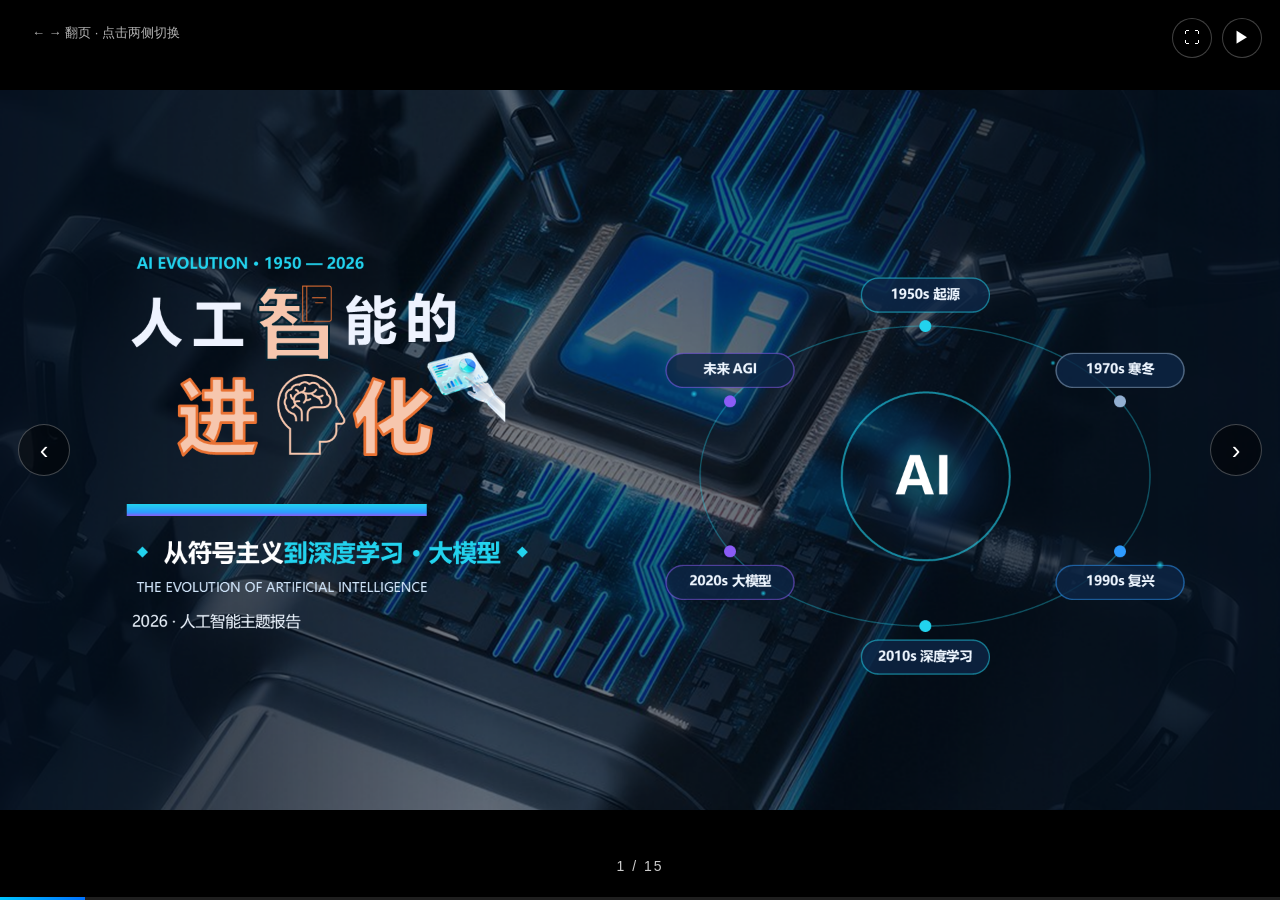
<file: ppt/index.html>
<!DOCTYPE html>
<html lang="zh-CN">
<head>
  <meta charset="UTF-8">
  <meta name="viewport" content="width=device-width, initial-scale=1.0, maximum-scale=1.0, user-scalable=no">
  <title>人工智能的演变与进化</title>
  <style>
    * { margin: 0; padding: 0; box-sizing: border-box; }
    html, body { height: 100%; }
    body {
      background: #000;
      overflow: hidden;
      font-family: -apple-system, BlinkMacSystemFont, "PingFang SC", "Microsoft YaHei", sans-serif;
      user-select: none;
      -webkit-user-select: none;
    }
    .deck { position: fixed; inset: 0; }
    .stage {
      position: absolute;
      inset: 0;
      display: flex;
      align-items: center;
      justify-content: center;
      cursor: pointer;
    }
    .slide-img {
      max-width: 100vw;
      max-height: 100vh;
      width: 100%;
      height: 100%;
      object-fit: contain;
      background: #000;
      display: block;
    }
    .slide-img.anim-morph { animation: morphIn 0.95s cubic-bezier(0.25, 0.46, 0.45, 0.94) both; }
    .slide-img.anim-fade { animation: fadeIn 0.7s ease both; }
    .slide-img.anim-fall { animation: fallIn 0.95s cubic-bezier(0.22, 1, 0.36, 1) both; }
    @keyframes morphIn {
      from { opacity: 0; transform: scale(1.05); }
      to { opacity: 1; transform: none; }
    }
    @keyframes fadeIn {
      from { opacity: 0; }
      to { opacity: 1; }
    }
    @keyframes fallIn {
      from { opacity: 0; transform: translateY(-55%) rotate(3deg); }
      to { opacity: 1; transform: none; }
    }

    .nav {
      position: fixed;
      top: 50%;
      transform: translateY(-50%);
      width: 52px;
      height: 52px;
      border-radius: 50%;
      border: 1px solid rgba(255,255,255,0.25);
      background: rgba(0,0,0,0.45);
      color: #fff;
      font-size: 26px;
      line-height: 1;
      cursor: pointer;
      z-index: 10;
      transition: 0.2s;
      touch-action: manipulation;
    }
    .nav:hover { background: rgba(0,0,0,0.75); border-color: rgba(255,255,255,0.5); }
    .nav.prev { left: 18px; }
    .nav.next { right: 18px; }

    .counter {
      position: fixed;
      bottom: 20px;
      left: 50%;
      transform: translateX(-50%);
      color: rgba(255,255,255,0.8);
      font-size: 14px;
      letter-spacing: 2px;
      z-index: 10;
      background: rgba(0,0,0,0.4);
      padding: 6px 16px;
      border-radius: 40px;
    }
    .progress {
      position: fixed;
      bottom: 0;
      left: 0;
      height: 3px;
      width: 100%;
      background: rgba(255,255,255,0.12);
      z-index: 10;
    }
    .progress i {
      display: block;
      height: 100%;
      width: 0%;
      background: linear-gradient(90deg, #00c6ff, #0072ff);
      transition: width 0.3s ease;
    }
    .tool {
      position: fixed;
      top: 18px;
      right: 18px;
      display: flex;
      gap: 10px;
      z-index: 10;
    }
    .tool button {
      width: 40px;
      height: 40px;
      border-radius: 50%;
      border: 1px solid rgba(255,255,255,0.25);
      background: rgba(0,0,0,0.45);
      color: #fff;
      font-size: 16px;
      cursor: pointer;
      transition: 0.2s;
      touch-action: manipulation;
    }
    .tool button:hover { background: rgba(0,0,0,0.75); }
    .tool button.on { background: rgba(0,140,255,0.6); border-color: rgba(0,200,255,0.7); }
    .hint {
      position: fixed;
      top: 18px;
      left: 18px;
      color: rgba(255,255,255,0.7);
      font-size: 13px;
      background: rgba(0,0,0,0.4);
      padding: 6px 14px;
      border-radius: 40px;
      z-index: 10;
    }
    @media (max-width: 640px) {
      .nav { width: 44px; height: 44px; font-size: 22px; }
      .hint { font-size: 12px; }
      .counter { font-size: 12px; }
    }
  </style>
</head>
<body>
  <div class="deck" id="deck">
    <div class="stage" id="stage"><img class="slide-img" id="cur" alt=""></div>
    <div class="hint">← → 翻页 · 点击两侧切换</div>
    <div class="tool">
      <button id="fsbtn" title="全屏">⛶</button>
      <button id="autobtn" title="自动播放">▶</button>
    </div>
    <button class="nav prev" id="prev" aria-label="上一页">‹</button>
    <button class="nav next" id="next" aria-label="下一页">›</button>
    <div class="counter"><span id="num">1</span> / <span id="total">15</span></div>
    <div class="progress"><i id="bar"></i></div>
  </div>

  <script>
    (function () {
      'use strict';
      var TOTAL = 15;
      var cur = 1;
      var img = document.getElementById('cur');
      var stage = document.getElementById('stage');
      var numEl = document.getElementById('num');
      var barEl = document.getElementById('bar');
      var auto = false;
      var autoTimer = null;

      // 每页转场类型：1 淡入；2-14 morph（用淡入变焦近似）；15 俯冲
      function animClass(i) {
        if (i === 1) return 'anim-fade';
        if (i === TOTAL) return 'anim-fall';
        return 'anim-morph';
      }

      function show(i, animate) {
        cur = Math.max(1, Math.min(TOTAL, i));
        img.classList.remove('anim-morph', 'anim-fade', 'anim-fall');
        img.src = 'slides/slide-' + (cur < 10 ? '0' + cur : cur) + '.png';
        img.alt = 'slide ' + cur;
        if (animate) {
          void img.offsetWidth;
          img.classList.add(animClass(cur));
        }
        numEl.innerText = cur;
        barEl.style.width = (cur / TOTAL * 100) + '%';
      }

      function next() { show(cur + 1, true); }
      function prev() { show(cur - 1, true); }

      document.getElementById('next').addEventListener('click', function (e) { e.stopPropagation(); next(); });
      document.getElementById('prev').addEventListener('click', function (e) { e.stopPropagation(); prev(); });

      // 点击两侧翻页
      stage.addEventListener('click', function (e) {
        var x = e.clientX;
        var w = window.innerWidth;
        if (x < w * 0.35) prev();
        else if (x > w * 0.65) next();
      });

      document.addEventListener('keydown', function (e) {
        if (e.key === 'ArrowRight' || e.key === ' ' || e.key === 'PageDown') { next(); }
        else if (e.key === 'ArrowLeft' || e.key === 'PageUp') { prev(); }
        else if (e.key === 'Home') { show(1, true); }
        else if (e.key === 'End') { show(TOTAL, true); }
      });

      // 触屏滑动
      var sx = 0, sy = 0;
      stage.addEventListener('touchstart', function (e) { sx = e.changedTouches[0].clientX; sy = e.changedTouches[0].clientY; }, { passive: true });
      stage.addEventListener('touchend', function (e) {
        var dx = e.changedTouches[0].clientX - sx;
        var dy = e.changedTouches[0].clientY - sy;
        if (Math.abs(dx) > 40 && Math.abs(dx) > Math.abs(dy)) { if (dx < 0) next(); else prev(); }
      }, { passive: true });

      // 全屏
      document.getElementById('fsbtn').addEventListener('click', function () {
        if (document.fullscreenElement) { document.exitFullscreen(); }
        else if (document.documentElement.requestFullscreen) { document.documentElement.requestFullscreen(); }
      });

      // 自动播放
      function setAuto(on) {
        auto = on;
        document.getElementById('autobtn').classList.toggle('on', on);
        if (autoTimer) { clearInterval(autoTimer); autoTimer = null; }
        if (auto) { autoTimer = setInterval(function () { next(); }, 3000); }
      }
      document.getElementById('autobtn').addEventListener('click', function () { setAuto(!auto); });

      show(1, false);
    })();
  </script>
</body>
</html>
</file>
